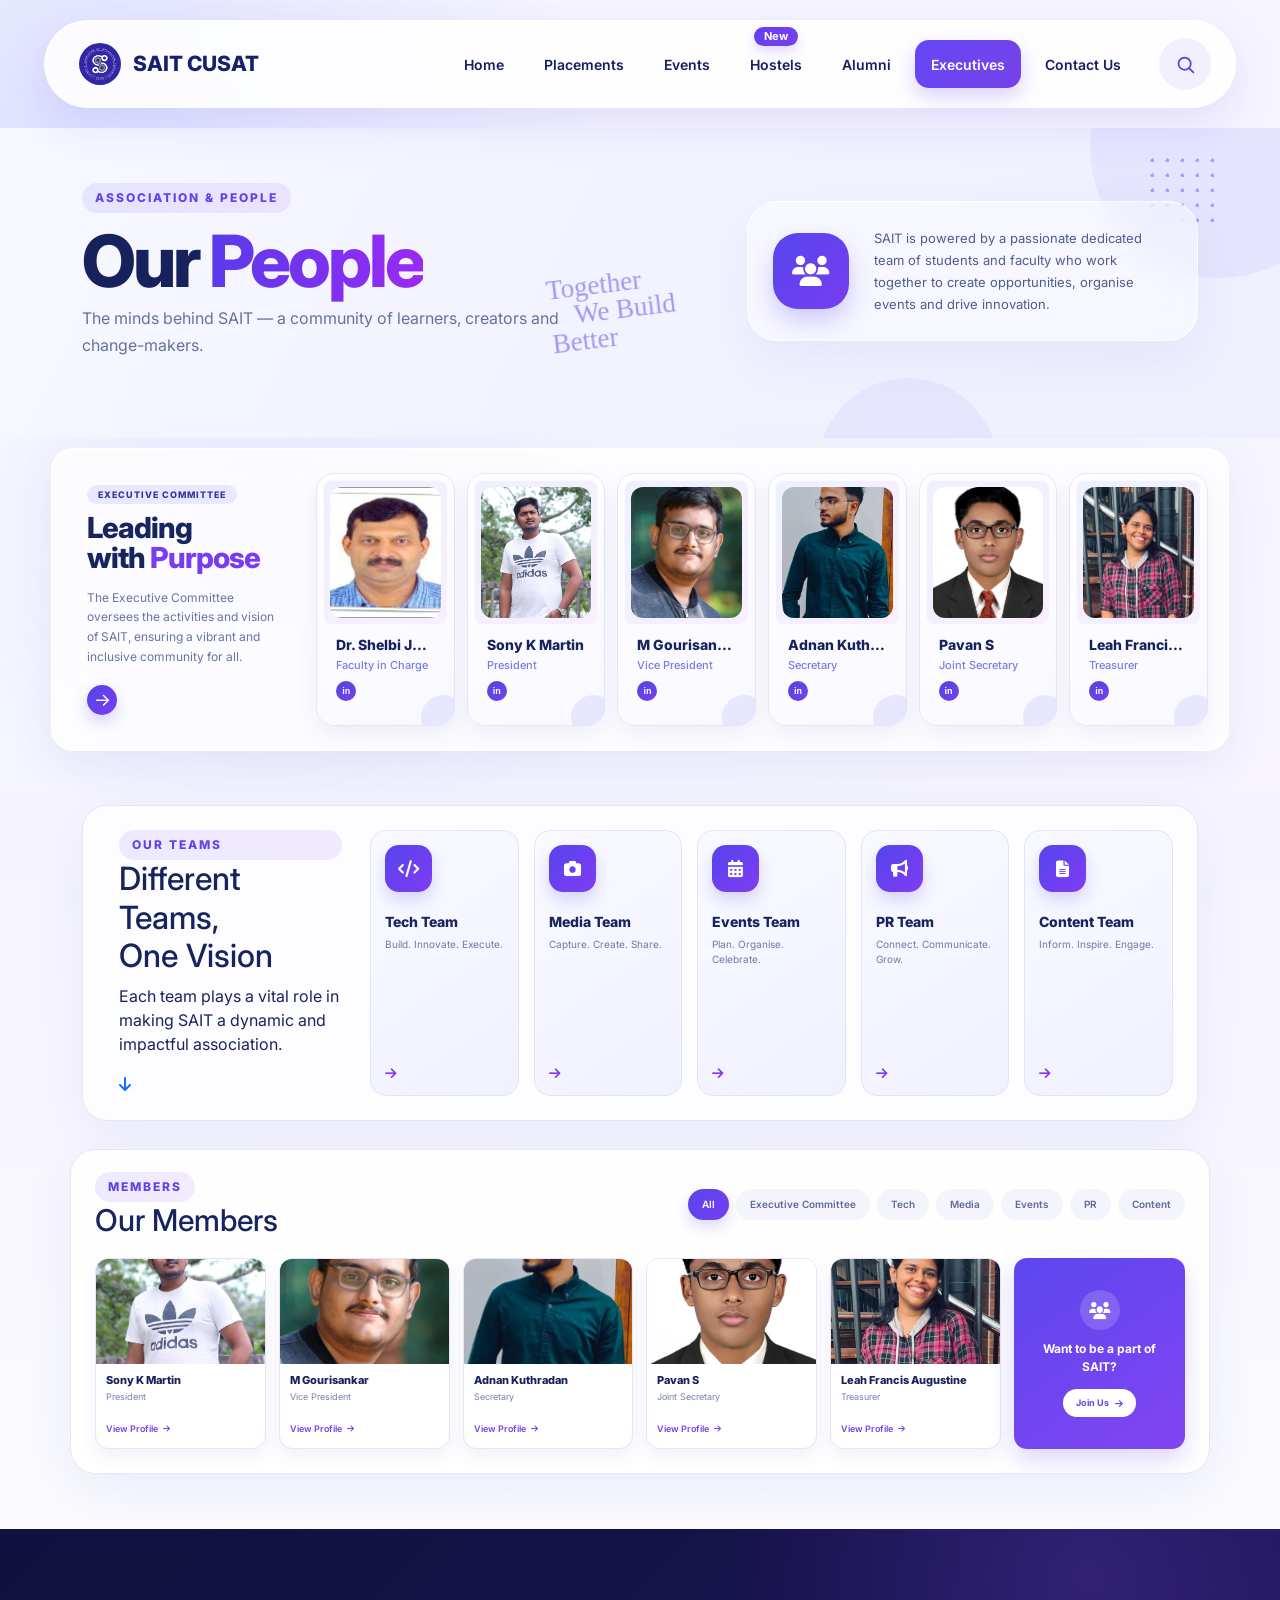
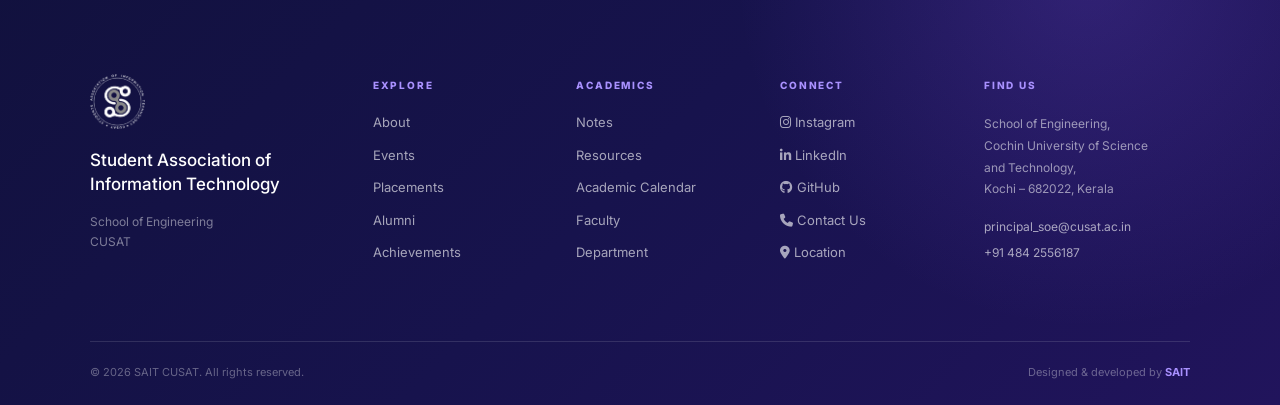
<file: executives.html>
<!DOCTYPE html>
<html lang="en">

<head>
    <meta charset="UTF-8">
    <meta name="viewport" content="width=device-width, initial-scale=1.0">

    <title>SAIT CUSAT | Executives</title>

    <!-- Bootstrap -->
    <link
        href="https://cdn.jsdelivr.net/npm/bootstrap@5.3.3/dist/css/bootstrap.min.css"
        rel="stylesheet"
    >

    <!-- Google Fonts -->
    <link rel="preconnect" href="https://fonts.googleapis.com">
    <link rel="preconnect" href="https://fonts.gstatic.com" crossorigin>

    <link
        href="https://fonts.googleapis.com/css2?family=Inter:wght@400;500;600;700;800&display=swap"
        rel="stylesheet"
    >

    <!-- Font Awesome -->
    <link
        rel="stylesheet"
        href="https://cdnjs.cloudflare.com/ajax/libs/font-awesome/6.5.2/css/all.min.css"
    >

    <!-- Existing site CSS -->
    <link rel="stylesheet" href="style.css">

    <!-- Executive page CSS -->
    <link rel="stylesheet" href="executives.css">
</head>


<body>

<!-- =========================================================
     NAVBAR
========================================================= -->
<!-- ================= MODERN NAVBAR ================= -->

<nav class="sait-navbar">

    <div class="sait-nav-inner">

       <!-- LOGO -->
        <a href="#home" class="brand">
            <div class="brand-logo">
                <img src="./logo-removebg-preview.png" alt="SAIT Logo">
            </div>

            <span>SAIT CUSAT</span>
        </a>


        <!-- DESKTOP NAVIGATION -->
        <div class="sait-nav-links">

            <a href="index.html" class="sait-nav-link">
                Home
            </a>

            <a href="index.html#placements" class="sait-nav-link">
                Placements
            </a>

            <a href="index.html#events" class="sait-nav-link">
                Events
            </a>

            <!-- HOSTELS -->
            <a href="index.html#hostels" class="sait-nav-link sait-hostel">
                <span class="new-badge">New</span>
                Hostels
            </a>

            <a href="index.html#alumni" class="sait-nav-link">
                Alumni
            </a>

            <!-- ACTIVE -->
            <a href="executives.html" class="sait-nav-link active">
                Executives
            </a>

            <a href="index.html#contact" class="sait-nav-link">
                Contact Us
            </a>

        </div>


        <!-- SEARCH -->
        <div class="sait-search-wrapper">

            <button
                class="sait-search-btn"
                id="searchToggle"
                aria-label="Open search"
                type="button"
            >
                <svg
                    width="21"
                    height="21"
                    viewBox="0 0 24 24"
                    fill="none"
                    stroke="currentColor"
                    stroke-width="2"
                    stroke-linecap="round"
                    stroke-linejoin="round"
                >
                    <circle cx="11" cy="11" r="7"></circle>
                    <line x1="16.65" y1="16.65" x2="21" y2="21"></line>
                </svg>
            </button>

            <div class="sait-search-box" id="searchBox">

                <input
                    type="text"
                    id="siteSearch"
                    placeholder="Search..."
                >

                <button
                    type="button"
                    id="searchGo"
                    aria-label="Search"
                >
                    →
                </button>

            </div>

        </div>


        <!-- MOBILE MENU BUTTON -->
        <button
            class="sait-menu-btn"
            id="saitMenuBtn"
            type="button"
            aria-label="Open menu"
        >
            <span></span>
            <span></span>
            <span></span>
        </button>

    </div>


    <!-- MOBILE NAVIGATION -->

    <div class="sait-mobile-menu" id="saitMobileMenu">

        <a href="index.html">Home</a>

        <a href="index.html#placements">
            Placements
        </a>

        <a href="index.html#events">
            Events
        </a>

        <a href="index.html#hostels">
            Hostels
            <span>New</span>
        </a>

        <a href="index.html#alumni">
            Alumni
        </a>

        <a href="executives.html" class="mobile-active">
            Executives
        </a>

        <a href="index.html#contact">
            Contact Us
        </a>

    </div>

</nav>


<!-- =========================================================
     MAIN
========================================================= -->

<main class="executive-page">


<!-- =========================================================
     HERO
========================================================= -->

<section class="executive-hero">

    <!-- Decorative shapes -->
    <div class="hero-shape hero-shape-one"></div>
    <div class="hero-shape hero-shape-two"></div>

    <div class="hero-dots"></div>


    <div class="container hero-container">

        <div class="row align-items-center">

            <!-- LEFT -->
            <div class="col-lg-7">

                <span class="section-label">
                    ASSOCIATION & PEOPLE
                </span>

                <h1>
                    Our
                    <span>People</span>
                </h1>

                <p class="hero-description">
                    The minds behind SAIT — a community of learners,
                    creators and change-makers.
                </p>

            </div>


            <!-- RIGHT -->
            <div class="col-lg-5">

                <div class="hero-message">

                    <div class="hero-people-icon">
                        <i class="fa-solid fa-users"></i>
                    </div>

                    <p>
                        SAIT is powered by a passionate dedicated team
                        of students and faculty who work together to
                        create opportunities, organise events and drive
                        innovation.
                    </p>

                </div>

            </div>

        </div>


        <!-- Decorative handwritten style text -->
        <div class="hero-handwriting">
            Together<br>
            <span>We Build</span><br>
            Better
        </div>

    </div>

</section>



<!-- =========================================================
     EXECUTIVE COMMITTEE
========================================================= -->
<!-- ================= EXECUTIVE COMMITTEE ================= -->

<section class="executive-section" id="executive-team">

    <div class="executive-wrapper">

        <!-- LEFT INTRO -->
        <div class="executive-intro">

            <span class="executive-label">
                EXECUTIVE COMMITTEE
            </span>

            <h2>
                Leading<br>
                with <span>Purpose</span>
            </h2>

            <p>
                The Executive Committee oversees the activities
                and vision of SAIT, ensuring a vibrant and
                inclusive community for all.
            </p>

            <a href="#members" class="executive-arrow">
                →
            </a>

        </div>


        <!-- PEOPLE -->
        <div class="executive-people">

            <!-- CARD 01 -->
            <div class="executive-card">

                <div class="executive-image">
                    <img src="./shelbi.png" alt="Dr. Shelbi Joseph">
                </div>

                <div class="executive-info">

                    <h3>Dr. Shelbi Joseph</h3>

                    <p>Faculty in Charge</p>

                    <a href="#" class="linkedin-btn">
                        in
                    </a>

                </div>

                <div class="card-decoration"></div>

            </div>


            <!-- CARD 02 -->
            <div class="executive-card">

                <div class="executive-image">
                    <img src="./sony.png" alt="Sony K Martin">
                </div>

                <div class="executive-info">

                    <h3>Sony K Martin</h3>

                    <p>President</p>

                    <a href="#" class="linkedin-btn">
                        in
                    </a>

                </div>

                <div class="card-decoration"></div>

            </div>


            <!-- CARD 03 -->
            <div class="executive-card">

                <div class="executive-image">
                    <img src="./m.png" alt="M Gourisankar">
                </div>

                <div class="executive-info">

                    <h3>M Gourisankar</h3>

                    <p>Vice President</p>

                    <a href="#" class="linkedin-btn">
                        in
                    </a>

                </div>

                <div class="card-decoration"></div>

            </div>


            <!-- CARD 04 -->
            <div class="executive-card">

                <div class="executive-image">
                    <img src="./adnan.png" alt="Adnan Kuthradan">
                </div>

                <div class="executive-info">

                    <h3>Adnan Kuthradan</h3>

                    <p>Secretary</p>

                    <a href="#" class="linkedin-btn">
                        in
                    </a>

                </div>

                <div class="card-decoration"></div>

            </div>


            <!-- CARD 05 -->
            <div class="executive-card">

                <div class="executive-image">
                    <img src="./pavan.jpg" alt="Pavan S">
                </div>

                <div class="executive-info">

                    <h3>Pavan S</h3>

                    <p>Joint Secretary</p>

                    <a href="#" class="linkedin-btn">
                        in
                    </a>

                </div>

                <div class="card-decoration"></div>

            </div>


            <!-- CARD 06 -->
            <div class="executive-card">

                <div class="executive-image">
                    <img src="./leah.png" alt="Leah Francis Augustine">
                </div>

                <div class="executive-info">

                    <h3>Leah Francis Augustine</h3>

                    <p>Treasurer</p>

                    <a href="#" class="linkedin-btn">
                        in
                    </a>

                </div>

                <div class="card-decoration"></div>

            </div>

        </div>

    </div>

</section>
 



<!-- =========================================================
     TEAMS
========================================================= -->

<section class="teams-section">

    <div class="container">

        <div class="teams-wrapper">


            <!-- INTRO -->
            <div class="teams-intro">

                <span class="mini-label">
                    OUR TEAMS
                </span>

                <h2>
                    Different Teams,<br>
                    <span>One Vision</span>
                </h2>

                <p>
                    Each team plays a vital role in making SAIT
                    a dynamic and impactful association.
                </p>

                <a href="#members" class="round-arrow">
                    <i class="fa-solid fa-arrow-down"></i>
                </a>

            </div>



            <!-- TEAM CARDS -->
            <div class="teams-grid">


                <article class="team-card">

                    <div class="team-icon">
                        <i class="fa-solid fa-code"></i>
                    </div>

                    <h3>
                        Tech Team
                    </h3>

                    <p>
                        Build. Innovate. Execute.
                    </p>

                    <span class="team-arrow">
                        <i class="fa-solid fa-arrow-right"></i>
                    </span>

                </article>



                <article class="team-card">

                    <div class="team-icon">
                        <i class="fa-solid fa-camera"></i>
                    </div>

                    <h3>
                        Media Team
                    </h3>

                    <p>
                        Capture. Create. Share.
                    </p>

                    <span class="team-arrow">
                        <i class="fa-solid fa-arrow-right"></i>
                    </span>

                </article>



                <article class="team-card">

                    <div class="team-icon">
                        <i class="fa-solid fa-calendar-days"></i>
                    </div>

                    <h3>
                        Events Team
                    </h3>

                    <p>
                        Plan. Organise. Celebrate.
                    </p>

                    <span class="team-arrow">
                        <i class="fa-solid fa-arrow-right"></i>
                    </span>

                </article>



                <article class="team-card">

                    <div class="team-icon">
                        <i class="fa-solid fa-bullhorn"></i>
                    </div>

                    <h3>
                        PR Team
                    </h3>

                    <p>
                        Connect. Communicate. Grow.
                    </p>

                    <span class="team-arrow">
                        <i class="fa-solid fa-arrow-right"></i>
                    </span>

                </article>



                <article class="team-card">

                    <div class="team-icon">
                        <i class="fa-solid fa-file-lines"></i>
                    </div>

                    <h3>
                        Content Team
                    </h3>

                    <p>
                        Inform. Inspire. Engage.
                    </p>

                    <span class="team-arrow">
                        <i class="fa-solid fa-arrow-right"></i>
                    </span>

                </article>

            </div>

        </div>

    </div>

</section>



<!-- =========================================================
     MEMBERS
========================================================= -->

<section class="members-section" id="members">

    <div class="container">

        <div class="members-header">

            <div>

                <span class="mini-label">
                    MEMBERS
                </span>

                <h2>
                    Our <span>Members</span>
                </h2>

            </div>


            <!-- FILTERS -->
            <div class="member-filters">

                <button class="filter-btn active">
                    All
                </button>

                <button class="filter-btn">
                    Executive Committee
                </button>

                <button class="filter-btn">
                    Tech
                </button>

                <button class="filter-btn">
                    Media
                </button>

                <button class="filter-btn">
                    Events
                </button>

                <button class="filter-btn">
                    PR
                </button>

                <button class="filter-btn">
                    Content
                </button>

            </div>

        </div>



        <!-- MEMBER CARDS -->
        <div class="members-grid">


            <!-- Sony -->
            <article class="member-card">

                <img src="sony.png" alt="Sony K Martin">

                <div class="member-info">

                    <h3>Sony K Martin</h3>

                    <p>President</p>

                    <a href="#">
                        View Profile
                        <i class="fa-solid fa-arrow-right"></i>
                    </a>

                </div>

            </article>



            <!-- Gourisankar -->
            <article class="member-card">

                <img src="m.png" alt="M Gourisankar">

                <div class="member-info">

                    <h3>M Gourisankar</h3>

                    <p>Vice President</p>

                    <a href="#">
                        View Profile
                        <i class="fa-solid fa-arrow-right"></i>
                    </a>

                </div>

            </article>



            <!-- Adnan -->
            <article class="member-card">

                <img src="adnan.png" alt="Adnan Kuthradan">

                <div class="member-info">

                    <h3>Adnan Kuthradan</h3>

                    <p>Secretary</p>

                    <a href="#">
                        View Profile
                        <i class="fa-solid fa-arrow-right"></i>
                    </a>

                </div>

            </article>



            <!-- Pavan -->
            <article class="member-card">

                <img src="pavan.jpg" alt="Pavan S">

                <div class="member-info">

                    <h3>Pavan S</h3>

                    <p>Joint Secretary</p>

                    <a href="#">
                        View Profile
                        <i class="fa-solid fa-arrow-right"></i>
                    </a>

                </div>

            </article>



            <!-- Leah -->
            <article class="member-card">

                <img src="leah.png" alt="Leah Francis Augustine">

                <div class="member-info">

                    <h3>Leah Francis Augustine</h3>

                    <p>Treasurer</p>

                    <a href="#">
                        View Profile
                        <i class="fa-solid fa-arrow-right"></i>
                    </a>

                </div>

            </article>



            <!-- Join card -->
            <article class="join-card">

                <div class="join-icon">
                    <i class="fa-solid fa-users"></i>
                </div>

                <h3>
                    Want to be a part
                    of SAIT?
                </h3>

                <a href="#">
                    Join Us
                    <i class="fa-solid fa-arrow-right"></i>
                </a>

            </article>

        </div>

    </div>

</section>

</main>



<!-- =========================================================
     FOOTER
========================================================= -->

<footer class="site-footer">

    <div class="footer-content">


        <!-- BRAND -->
        <div class="footer-brand">

            <div class="footer-logo">

                <img
                    src="logo-removebg-preview.png"
                    alt="SAIT Logo"
                >

            </div>

            <h3>
                Student Association of<br>
                Information Technology
            </h3>

            <p>
                School of Engineering<br>
                CUSAT
            </p>

        </div>



        <!-- EXPLORE -->
        <div class="footer-column">

            <h4>EXPLORE</h4>

            <a href="index.html#about">
                About
            </a>

            <a href="index.html#events">
                Events
            </a>

            <a href="index.html#placements">
                Placements
            </a>

            <a href="index.html#alumni">
                Alumni
            </a>

            <a href="#">
                Achievements
            </a>

        </div>



        <!-- ACADEMICS -->
        <div class="footer-column">

            <h4>ACADEMICS</h4>

            <a href="#">Notes</a>

            <a href="#">Resources</a>

            <a href="#">Academic Calendar</a>

            <a href="#">Faculty</a>

            <a href="#">Department</a>

        </div>



        <!-- CONNECT -->
        <div class="footer-column">

            <h4>CONNECT</h4>

            <a
                href="https://www.instagram.com/saitcusat"
                target="_blank"
            >
                <i class="fa-brands fa-instagram"></i>
                Instagram
            </a>

            <a
                href="https://www.linkedin.com/in/students-association-of-information-technology-sait"
                target="_blank"
            >
                <i class="fa-brands fa-linkedin-in"></i>
                LinkedIn
            </a>

            <a
                href="https://github.com/shahmas01/SAIT"
                target="_blank"
            >
                <i class="fa-brands fa-github"></i>
                GitHub
            </a>

            <a href="#">
                <i class="fa-solid fa-phone"></i>
                Contact Us
            </a>

            <a href="#">
                <i class="fa-solid fa-location-dot"></i>
                Location
            </a>

        </div>



        <!-- FIND US -->
        <div
            id="contact"
            class="footer-column footer-contact"
        >

            <h4>FIND US</h4>

            <p>
                School of Engineering,<br>
                Cochin University of Science<br>
                and Technology,<br>
                Kochi – 682022, Kerala
            </p>

            <a href="mailto:principal_soe@cusat.ac.in">
                principal_soe@cusat.ac.in
            </a>

            <a href="tel:+914842556187">
                +91 484 2556187
            </a>

        </div>

    </div>



    <!-- FOOTER BOTTOM -->
    <div class="footer-bottom">

        <p>
            © 2026 SAIT CUSAT. All rights reserved.
        </p>

        <p>
            Designed & developed by
            <strong>SAIT</strong>
        </p>

    </div>

</footer>



<!-- Bootstrap JS -->
<script
    src="https://cdn.jsdelivr.net/npm/bootstrap@5.3.3/dist/js/bootstrap.bundle.min.js">
</script>


<!-- Existing JS -->
<script src="script.js"></script>


<!-- Filter JS -->
<script>

    const filterButtons =
        document.querySelectorAll(".filter-btn");

    filterButtons.forEach(button => {

        button.addEventListener("click", () => {

            filterButtons.forEach(btn => {
                btn.classList.remove("active");
            });

            button.classList.add("active");

        });

    });

</script>

</body>
</html>
</file>
<file: style.css>
/* =========================================
   GLOBAL
========================================= */

* {
    box-sizing: border-box;
}

body {
    margin: 0;
    font-family: "Inter", sans-serif;

    background:
        radial-gradient(
            circle at 5% 10%,
            rgba(103, 127, 255, 0.18),
            transparent 25%
        ),
        radial-gradient(
            circle at 95% 90%,
            rgba(170, 95, 255, 0.15),
            transparent 25%
        ),
        #f6f5ff;

    color: #22256e;
}


/* =========================================
   HERO
========================================= */

.hero-card {

    position: relative;

    min-height: 665px;

    overflow: hidden;

    border-radius: 34px;

    background:
        linear-gradient(
            145deg,
            #272b8f,
            #3a3bd0 45%,
            #6846ed 75%,
            #8149e7
        );

    box-shadow:
        0 25px 60px rgba(63, 55, 190, 0.22);
}


/* =========================================
   HERO CONTENT
========================================= */

.hero-content {

    position: relative;

    z-index: 5;

    padding: 65px 70px;
}

.hero-small-title {

    margin-bottom: 20px;

    color: #dcdcff;

    font-size: 16px;

    letter-spacing: 8px;

    font-weight: 500;
}


.hero-content h1 {

    margin: 0;

    color: white;

    font-size: clamp(
        45px,
        5vw,
        70px
    );

    line-height: 1.05;

    font-weight: 800;

    letter-spacing: -2px;
}


.gradient-line {

    width: 90px;
    height: 5px;

    margin-top: 28px;

    border-radius: 10px;

    background:
        linear-gradient(
            90deg,
            #9fd9ff,
            #c47aff
        );
}


.hero-subtitle {

    margin-top: 18px;

    color: #dedbff;

    letter-spacing: 8px;

    font-size: 16px;
}


/* =========================================
   BIG SAIT
========================================= */

.big-sait {

    position: absolute;

    left: 25px;
    bottom: -80px;

    z-index: 3;

    font-size: 310px;

    line-height: 1;

    font-weight: 900;

    letter-spacing: -25px;

    color: transparent;

    -webkit-text-stroke:
        2px rgba(255,255,255,0.75);

    background:
        linear-gradient(
            135deg,
            rgba(255,255,255,0.5),
            rgba(150,190,255,0.1),
            rgba(255,255,255,0.5)
        );

    -webkit-background-clip: text;
}


/* =========================================
   HERO DECORATIONS
========================================= */

.hero-glow {

    position: absolute;

    border-radius: 50%;
}

.glow-one {

    width: 280px;
    height: 280px;

    right: -80px;
    top: -100px;

    background:
        radial-gradient(
            circle,
            rgba(191,119,255,0.8),
            transparent 70%
        );
}

.glow-two {

    width: 400px;
    height: 400px;

    left: -130px;
    bottom: -220px;

    background:
        radial-gradient(
            circle,
            rgba(74,167,255,0.55),
            transparent 70%
        );
}


/* DOTS */

.dot-pattern {

    position: absolute;

    top: 150px;
    right: 60px;

    width: 70px;
    height: 70px;

    opacity: 0.7;

    background-image:
        radial-gradient(
            #c8bcff 2px,
            transparent 2px
        );

    background-size: 14px 14px;
}


/* =========================================
   RIGHT COLUMN
========================================= */

.right-column {

    display: flex;

    flex-direction: column;

    gap: 30px;
}


/* =========================================
   ABOUT CARD
========================================= */

.about-card {

    position: relative;

    min-height: 355px;

    overflow: hidden;

    padding: 38px 40px;

    border-radius: 30px;

    background:
        rgba(255,255,255,0.78);

    border:
        1px solid rgba(255,255,255,0.9);

    box-shadow:
        0 20px 50px rgba(70,65,170,0.12);

    backdrop-filter: blur(20px);
}


.about-card h2 {

    display: flex;

    align-items: center;

    gap: 15px;

    margin-bottom: 18px;

    color: #29258a;

    font-size: 27px;

    font-weight: 800;
}


.about-card h2 span {

    width: 5px;
    height: 30px;

    border-radius: 10px;

    background:
        linear-gradient(
            180deg,
            #4b55ff,
            #9a4dff
        );
}


.about-card p {

    color: #30316d;

    font-size: 13.5px;

    line-height: 1.65;

    margin-bottom: 12px;
}


/* =========================================
   EXPLORE BUTTON
========================================= */

.explore-btn {

    display: flex;

    align-items: center;

    gap: 18px;

    margin-top: 18px;

    padding: 12px 22px;

    border: none;

    border-radius: 30px;

    color: white;

    font-size: 12px;

    font-weight: 700;

    letter-spacing: 1px;

    background:
        linear-gradient(
            135deg,
            #4050ff,
            #8848ed
        );

    box-shadow:
        0 10px 25px rgba(76,68,238,0.3);

    transition: 0.3s ease;
}

.explore-btn:hover {

    transform: translateY(-3px);

    box-shadow:
        0 15px 30px rgba(76,68,238,0.4);
}

.explore-btn span {

    font-size: 20px;

    line-height: 0;
}


/* =========================================
   ABOUT DECORATIONS
========================================= */

.about-decoration {

    position: absolute;

    width: 150px;
    height: 150px;

    right: -65px;
    top: -65px;

    border-radius: 50%;

    background:
        linear-gradient(
            135deg,
            rgba(139,101,255,0.25),
            rgba(82,169,255,0.15)
        );
}


.about-dots {

    position: absolute;

    right: 30px;
    bottom: 25px;

    width: 60px;
    height: 60px;

    background-image:
        radial-gradient(
            #a28bff 2px,
            transparent 2px
        );

    background-size: 12px 12px;
}


/* =========================================
   LOGO CARD
========================================= */

.logo-card {

    position: relative;

    height: 280px;

    overflow: hidden;

    display: flex;

    justify-content: center;

    align-items: center;

    border-radius: 30px;

    background:
        linear-gradient(
            135deg,
            #292b91,
            #493bd2 45%,
            #7d48e8
        );

    box-shadow:
        0 20px 50px rgba(65,54,190,0.2);
}


/* ACTUAL SAIT LOGO */

.main-logo {

    position: relative;

    z-index: 5;

    width: 220px;
    height: 220px;

    object-fit: contain;

    filter:
        drop-shadow(
            0 0 18px
            rgba(255,255,255,0.3)
        );
}


/* CIRCLES */

.circle-decoration {

    position: absolute;

    border-radius: 50%;

    border: 1px solid rgba(255,255,255,0.15);
}


.circle-one {

    width: 320px;
    height: 320px;

    left: -150px;
    bottom: -190px;

    background:
        radial-gradient(
            circle,
            rgba(90,185,255,0.35),
            transparent 65%
        );
}


.circle-two {

    width: 250px;
    height: 250px;

    right: -100px;
    top: -150px;

    background:
        radial-gradient(
            circle,
            rgba(201,123,255,0.4),
            transparent 65%
        );
}


/* =========================================
   RESPONSIVE
========================================= */

@media (max-width: 991px) {

    .navbar {
        padding: 15px;
    }

    .nav-link {
        padding: 10px !important;
    }

    .hostel-item {
        width: fit-content;
    }

    .hero-card {
        min-height: 580px;
    }

    .right-column {
        margin-top: 0;
    }

}


@media (max-width: 576px) {

    .navbar-brand {
        font-size: 19px;
    }

    .nav-logo {
        width: 38px;
        height: 38px;
    }

    .hero-card {
        min-height: 480px;

        border-radius: 24px;
    }

    .hero-content {
        padding: 40px 30px;
    }

    .hero-small-title {
        font-size: 10px;
        letter-spacing: 4px;
    }

    .hero-content h1 {
        font-size: 36px;
    }

    .hero-subtitle {
        font-size: 12px;
        letter-spacing: 5px;
    }

    .big-sait {
        font-size: 165px;

        left: 10px;

        bottom: -35px;
    }

    .about-card {
        padding: 28px;
    }

    .about-card h2 {
        font-size: 23px;
    }

    .about-card p {
        font-size: 13px;
    }

    .logo-card {
        height: 250px;
    }

    .main-logo {
        width: 190px;
        height: 190px;
    }

}


 

/* =========================================
   UPCOMING EVENTS
========================================= */

.events-section {
    width: 100%;
    padding: 80px 5%;
    background: #f7f6ff;
    overflow: visible;
}

.events-container {
    width: 100%;
    max-width: 1500px;
    margin: 0 auto;
}


/* =========================================
   HEADER
========================================= */

.events-heading {
    display: flex;
    justify-content: space-between;
    align-items: flex-end;
    margin-bottom: 35px;
}

.events-heading span {
    color: #7257ff;
    font-size: 15px;
    font-weight: 700;
    letter-spacing: 1.5px;
}

.events-heading h2 {
    margin: 5px 0 0;
    font-size: 48px;
    line-height: 1;
    color: #10144c;
    font-weight: 800;
}

.events-heading h2 b {
    color: #9b4dff;
}


/* =========================================
   VIEW ALL BUTTON
========================================= */

.view-all-btn {
    border: 1.5px solid #8c7aff;
    background: transparent;
    color: #25205f;
    padding: 12px 22px;
    border-radius: 30px;
    font-weight: 700;
    font-size: 15px;
    cursor: pointer;
    transition: all 0.3s ease;
}

.view-all-btn span {
    color: #b6b2b2;
    margin-left: 8px;
}

.view-all-btn:hover {
    background: #7257ff;
    color: white;
    transform: translateY(-2px);
}


/* =========================================
   EVENTS GRID
========================================= */

.events-grid {
    width: 100%;

    display: grid;
    grid-template-columns: repeat(4, minmax(0, 1fr));

    gap: 30px;

    align-items: stretch;
}


/* =========================================
   EVENT CARD
========================================= */

.event-card {
    position: relative;

    width: 100%;
    height: 500px;

    perspective: 1200px;
    -webkit-perspective: 1200px;

    cursor: pointer;
}


/* =========================================
   CARD INNER
========================================= */

.event-card-inner {
    position: relative;

    width: 100%;
    height: 100%;

    transform-style: preserve-3d;
    -webkit-transform-style: preserve-3d;

    transition:
        transform 0.8s cubic-bezier(0.4, 0.2, 0.2, 1);

    will-change: transform;
}


/* =========================================
   CARD FLIP
   RIGHT → LEFT
========================================= */

.event-card:hover .event-card-inner {
    transform: rotateY(-180deg);
    -webkit-transform: rotateY(-180deg);
}


/* =========================================
   FRONT + BACK
========================================= */

.event-card-front,
.event-card-back {
    position: absolute;

    top: 0;
    left: 0;

    width: 100%;
    height: 100%;

    border-radius: 24px;

    overflow: hidden;

    backface-visibility: hidden;
    -webkit-backface-visibility: hidden;
}


/* =========================================
   FRONT
========================================= */

.event-card-front {
    z-index: 2;

    background: #ffffff;

    border: 1px solid #e5e1ff;

    box-shadow:
        0 15px 35px rgba(63, 52, 160, 0.12);

    transform: rotateY(0deg);
    -webkit-transform: rotateY(0deg);
}


/* =========================================
   EVENT IMAGE
========================================= */

.event-image {
    position: relative;

    width: 100%;
    height: 250px;

    overflow: hidden;
}

.event-image img {
    display: block;

    width: 100%;
    height: 100%;

    object-fit: cover;

    transition: transform 0.5s ease;
}

.event-card:hover .event-image img {
    transform: scale(1.05);
}


/* =========================================
   DATE
========================================= */

.event-date {
    position: absolute;

    top: 15px;
    right: 15px;

    width: 58px;
    height: 58px;

    border-radius: 16px;

    background: linear-gradient(
        135deg,
        #765cff,
        #a64dff
    );

    color: white;

    display: flex;
    flex-direction: column;

    align-items: center;
    justify-content: center;

    box-shadow:
        0 8px 20px rgba(93, 65, 230, 0.3);

    z-index: 3;
}

.event-date strong {
    font-size: 20px;
    line-height: 20px;
}

.event-date small {
    font-size: 11px;
    font-weight: 700;
}


/* =========================================
   FRONT CONTENT
========================================= */

.event-front-content {
    height: 250px;

    padding: 25px 24px 18px;

    display: flex;
    flex-direction: column;
}

.event-category {
    color: #7655ff;

    font-size: 12px;
    font-weight: 800;

    letter-spacing: 1px;
}

.event-front-content h3 {
    color: #10144c;

    font-size: 22px;
    line-height: 1.2;

    margin: 8px 0 10px;

    font-weight: 800;
}

.event-front-content p {
    color: #5b5c80;

    font-size: 14px;
    line-height: 1.55;

    margin: 0;
}


/* =========================================
   FRONT BOTTOM
========================================= */

.event-bottom {
    margin-top: auto;

    display: flex;
    align-items: center;
    justify-content: space-between;
}

.event-bottom span {
    height: 1px;

    flex: 1;

    background: #d8d1ff;

    margin-right: 15px;
}

.event-number {
    width: 42px;
    height: 42px;

    border-radius: 50%;

    display: flex;
    align-items: center;
    justify-content: center;

    background: #f0edff;

    color: #795cff;

    font-weight: 800;
}


/* =========================================
   BACK
========================================= */

.event-card-back {
    z-index: 1;

    transform: rotateY(180deg);
    -webkit-transform: rotateY(180deg);

    padding: 30px 28px;

    color: white;

    background:
        radial-gradient(
            circle at 90% 90%,
            rgba(143, 67, 255, 0.8),
            transparent 35%
        ),
        linear-gradient(
            135deg,
            #272583,
            #4535ca,
            #7039dd
        );

    display: flex;
    flex-direction: column;
}


/* =========================================
   BACK NUMBER
========================================= */

.back-number {
    position: absolute;

    top: 12px;
    right: 20px;

    font-size: 65px;
    font-weight: 900;

    color: rgba(255, 255, 255, 0.12);

    pointer-events: none;
}


/* =========================================
   BACK TEXT
========================================= */

.back-category {
    font-size: 12px;
    font-weight: 700;

    letter-spacing: 1.5px;

    color: #d8ceff;

    margin-bottom: 8px;
}

.event-card-back h3 {
    font-size: 24px;
    line-height: 1.2;

    margin: 0 50px 12px 0;

    font-weight: 800;
}

.back-description {
    color: #e5e3ff;

    font-size: 13px;
    line-height: 1.5;

    margin: 0 0 18px;
}


/* =========================================
   DETAILS
========================================= */

.event-details {
    display: flex;
    flex-direction: column;

    gap: 11px;
}

.detail {
    display: flex;
    align-items: center;

    gap: 12px;
}

.detail i {
    width: 30px;
    height: 30px;

    flex-shrink: 0;

    border-radius: 8px;

    background: rgba(255, 255, 255, 0.13);

    display: flex;
    align-items: center;
    justify-content: center;

    font-style: normal;
}

.detail div {
    display: flex;
    flex-direction: column;
}

.detail small {
    font-size: 9px;

    letter-spacing: 1px;

    color: #c8c1ff;

    font-weight: 700;
}

.detail span {
    font-size: 12px;

    color: white;
}


/* =========================================
   REGISTER BUTTON
========================================= */

.register-btn {
    margin-top: auto;

    width: 100%;

    border: none;

    border-radius: 30px;

    padding: 13px;

    background:
        linear-gradient(
            90deg,
            #a34cff,
            #3d9eff
        );

    color: white;

    font-size: 14px;
    font-weight: 800;

    cursor: pointer;

    transition: all 0.3s ease;
}

.register-btn span {
    margin-left: 8px;
}

.register-btn:hover {
    transform: translateY(-2px);

    box-shadow:
        0 8px 20px rgba(74, 108, 255, 0.35);
}


/* =========================================
   RESPONSIVE
========================================= */

@media (max-width: 1200px) {

    .events-grid {
        grid-template-columns: repeat(2, minmax(0, 1fr));
    }

}


@media (max-width: 650px) {

    .events-section {
        padding: 60px 20px;
    }

    .events-heading {
        align-items: flex-start;

        flex-direction: column;

        gap: 20px;
    }

    .events-heading h2 {
        font-size: 38px;
    }

    .events-grid {
        grid-template-columns: 1fr;
    }

    .event-card {
        height: 500px;
    }

}
/* =====================================================
   PLACEMENTS & RECRUITERS
===================================================== */

.placement-section {
  position: relative;
  padding: 110px 7%;
  overflow: hidden;
  background:
    radial-gradient(
      circle at 85% 20%,
      rgba(120, 76, 220, 0.35),
      transparent 30%
    ),
    radial-gradient(
      circle at 15% 80%,
      rgba(50, 80, 220, 0.25),
      transparent 30%
    ),
    linear-gradient(
      135deg,
      #11144f,
      #19145c,
      #2a176d
    );
}


/* Decorative glow */

.placement-section::before {
  content: "";
  position: absolute;
  width: 450px;
  height: 450px;
  border-radius: 50%;
  background: rgba(143, 92, 255, 0.15);
  filter: blur(80px);
  top: -200px;
  right: -150px;
}

.placement-section::after {
  content: "";
  position: absolute;
  width: 350px;
  height: 350px;
  border-radius: 50%;
  background: rgba(72, 107, 255, 0.12);
  filter: blur(80px);
  bottom: -150px;
  left: -100px;
}


/* Main container */

.placement-container {
  position: relative;
  z-index: 2;

  max-width: 1400px;
  margin: auto;

  display: grid;
  grid-template-columns: 0.85fr 1.15fr;
  gap: 80px;
  align-items: center;
}


/* =====================================================
   LEFT SIDE
===================================================== */

.placement-info {
  color: white;
}

.placement-tag {
  display: inline-block;

  padding: 8px 16px;

  border: 1px solid rgba(255,255,255,0.3);
  border-radius: 30px;

  font-size: 12px;
  font-weight: 700;

  letter-spacing: 2px;

  color: #d8c8ff;

  margin-bottom: 25px;
}


.placement-info h2 {
  margin: 0;

  font-size: clamp(42px, 5vw, 72px);

  line-height: 1.02;

  font-weight: 800;

  letter-spacing: -2px;
}


.placement-info h2 span {
  background: linear-gradient(
    90deg,
    #bda1ff,
    #e3c9ff
  );

  -webkit-background-clip: text;
  -webkit-text-fill-color: transparent;
}


.placement-info > p {
  max-width: 540px;

  margin: 28px 0;

  color: rgba(255,255,255,0.7);

  font-size: 16px;

  line-height: 1.8;
}


/* =====================================================
   PLACEMENT STATS
===================================================== */

.placement-stats {
  display: flex;

  gap: 35px;

  margin: 35px 0;
}


.placement-stat {
  position: relative;
}


.placement-stat:not(:last-child)::after {
  content: "";

  position: absolute;

  right: -18px;
  top: 5px;

  width: 1px;
  height: 55px;

  background: rgba(255,255,255,0.2);
}


.placement-stat h3 {
  margin: 0;

  font-size: 32px;

  color: white;

  font-weight: 800;
}


.placement-stat p {
  margin: 4px 0 0;

  color: rgba(255,255,255,0.55);

  font-size: 12px;
}


/* Button */

.placement-btn {
  display: inline-flex;

  align-items: center;
  gap: 12px;

  padding: 14px 22px;

  color: white;

  text-decoration: none;

  border: 1px solid rgba(255,255,255,0.25);

  border-radius: 50px;

  background: rgba(255,255,255,0.08);

  backdrop-filter: blur(10px);

  transition: 0.3s ease;
}


.placement-btn span {
  font-size: 20px;

  transition: 0.3s ease;
}


.placement-btn:hover {
  color: white;

  background: rgba(255,255,255,0.16);

  transform: translateY(-3px);
}


.placement-btn:hover span {
  transform: translate(4px,-4px);
}


/* =====================================================
   RECRUITER SIDE
===================================================== */

.recruiter-area {
  position: relative;
}


.recruiter-heading {
  margin-bottom: 30px;
}


.recruiter-heading span {
  color: #bca6ff;

  font-size: 12px;

  font-weight: 700;

  letter-spacing: 2px;
}
.placement-stat span{
  color: #eeeeee;
}

.recruiter-heading h3 {
  margin: 8px 0 0;

  color: white;

  font-size: 28px;

  font-weight: 700;
}


/* =====================================================
   LOGO WALL
===================================================== */

.recruiter-wall {
  display: grid;

  grid-template-columns: repeat(3, 1fr);

  gap: 14px;
}


/* Logo item */

.recruiter-logo {
  height: 105px;

  display: flex;

  align-items: center;
  justify-content: center;

  padding: 20px;

  border: 1px solid rgba(255,255,255,0.09);

  border-radius: 18px;

  background: rgba(255,255,255,0.055);

  backdrop-filter: blur(15px);

  transition:
    transform 0.35s ease,
    background 0.35s ease,
    border 0.35s ease,
    opacity 0.35s ease;

  opacity: 0.7;
}


/* Logo */

.recruiter-logo img {
  max-width: 120px;

  max-height: 55px;

  object-fit: contain;

  filter:
    grayscale(100%)
    brightness(0)
    invert(1);

  opacity: 0.85;

  transition: 0.35s ease;
}


/* Hover */

.recruiter-logo:hover {
  transform: translateY(-7px) scale(1.04);

  background: rgba(255,255,255,0.14);

  border-color: rgba(190,160,255,0.55);

  opacity: 1;

  box-shadow:
    0 15px 40px rgba(0,0,0,0.2);
}


.recruiter-logo:hover img {
  filter: none;

  opacity: 1;

  transform: scale(1.08);
}


/* Featured logo */

.recruiter-logo.featured {
  background:
    linear-gradient(
      135deg,
      rgba(143,92,255,0.25),
      rgba(255,255,255,0.08)
    );

  border-color: rgba(190,160,255,0.3);

  transform: translateY(-8px);
}


.recruiter-logo.featured img {
  filter: none;

  opacity: 1;
}


/* Bottom text */

.recruiter-note {
  margin-top: 22px;

  text-align: right;

  color: rgba(255,255,255,0.45);

  font-size: 12px;

  font-style: italic;
}


/* =====================================================
   RESPONSIVE
===================================================== */

@media (max-width: 1100px) {

  .placement-container {
    grid-template-columns: 1fr;

    gap: 60px;
  }

  .placement-info {
    text-align: center;
  }

  .placement-info > p {
    margin-left: auto;
    margin-right: auto;
  }

  .placement-stats {
    justify-content: center;
  }

  .recruiter-heading {
    text-align: center;
  }

  .recruiter-note {
    text-align: center;
  }
}


@media (max-width: 650px) {

  .placement-section {
    padding: 75px 20px;
  }

  .placement-info h2 {
    font-size: 42px;
  }

  .placement-stats {
    gap: 20px;
  }

  .placement-stat h3 {
    font-size: 25px;
  }

  .placement-stat:not(:last-child)::after {
    right: -11px;
  }

  .recruiter-wall {
    grid-template-columns: repeat(2, 1fr);
  }

  .recruiter-logo {
    height: 90px;
  }

  .recruiter-logo img {
    max-width: 95px;
  }
}
/* =====================================================
   FEATURED ALUMNI
===================================================== */

.alumni-section {
  padding: 120px 7%;
  background: #f7f5ff;
  overflow: hidden;
}


.alumni-container {
  max-width: 1400px;
  margin: auto;
}


/* =====================================================
   HEADING
===================================================== */

.alumni-heading {
  display: flex;
  justify-content: space-between;
  align-items: flex-end;
  gap: 50px;
  margin-bottom: 55px;
}


.alumni-tag {
  display: inline-block;

  font-size: 12px;
  font-weight: 800;

  letter-spacing: 2px;

  color: #6b4bd8;

  margin-bottom: 18px;
}


.alumni-heading h2 {
  margin: 0;

  font-size: clamp(45px, 5vw, 70px);

  line-height: 1;

  letter-spacing: -3px;

  color: #18164a;
}


.alumni-heading h2 span {
  color: #7354dc;
}


.alumni-heading > p {
  max-width: 430px;

  margin: 0;

  color: #68677b;

  line-height: 1.8;

  font-size: 15px;
}


/* =====================================================
   MAIN FEATURE
===================================================== */

.alumni-feature {
  display: grid;

  grid-template-columns: 0.85fr 1.15fr;

  min-height: 570px;

  border-radius: 35px;

  overflow: hidden;

  background: #19164f;

  box-shadow:
    0 25px 70px rgba(48, 39, 120, 0.15);
}


/* =====================================================
   IMAGE
===================================================== */

.alumni-image {
  position: relative;

  min-height: 570px;

  overflow: hidden;

  background: linear-gradient(
    145deg,
    #4032a1,
    #7c52dc
  );
}


.alumni-image::after {
  content: "";

  position: absolute;

  inset: 0;

  background:
    linear-gradient(
      to top,
      rgba(10, 8, 45, 0.6),
      transparent 50%
    );
}


.alumni-image img {
  width: 100%;
  height: 100%;

  object-fit: cover;

  display: block;

  transition: transform 0.7s ease;
}


.alumni-feature:hover .alumni-image img {
  transform: scale(1.04);
}


.alumni-image-label {
  position: absolute;

  z-index: 2;

  left: 30px;
  bottom: 30px;

  padding: 9px 15px;

  border-radius: 30px;

  background: rgba(255,255,255,0.15);

  border: 1px solid rgba(255,255,255,0.3);

  backdrop-filter: blur(10px);

  color: white;

  font-size: 10px;

  font-weight: 700;

  letter-spacing: 1.5px;
}

/* =====================================================
   ALUMNI SLIDER ANIMATION
===================================================== */

.alumni-image img,
.alumni-quote,
.alumni-person {
  transition:
    opacity 0.25s ease,
    transform 0.25s ease;
}


/* temporary fade while changing */

.alumni-changing {
  opacity: 0;
  transform: translateY(8px);
}


/* Make the image stay nicely positioned */

.alumni-image img {
  object-position: center top;
}


/* Keep content stable */

.alumni-content {
  min-width: 0;
}


/* Better quote spacing */

.alumni-quote {
  min-height: 130px;
}

/* =====================================================
   CONTENT
===================================================== */

.alumni-content {
  position: relative;

  padding: 65px 65px 40px;

  color: white;

  display: flex;

  flex-direction: column;
}


.quote-mark {
  font-family: Georgia, serif;

  font-size: 100px;

  line-height: 0.6;

  color: #9c7cff;

  opacity: 0.8;
}


.alumni-quote {
  max-width: 650px;

  margin: 25px 0 45px;

  font-size: clamp(21px, 2vw, 28px);

  line-height: 1.55;

  color: rgba(255,255,255,0.88);
}


.alumni-person {
  margin-top: auto;
}


.alumni-person h3 {
  margin: 0 0 10px;

  font-size: 28px;
}


.alumni-person p {
  margin: 0 0 14px;

  color: rgba(255,255,255,0.55);

  font-size: 13px;
}


.alumni-person p span {
  margin: 0 6px;

  color: #a990ff;
}


.alumni-person strong {
  display: block;

  color: #c7b9ff;

  font-size: 15px;
}


.alumni-person small {
  display: block;

  margin-top: 4px;

  color: rgba(255,255,255,0.5);

  font-size: 12px;
}


/* =====================================================
   BOTTOM
===================================================== */

.alumni-bottom {
  display: flex;

  align-items: center;

  justify-content: space-between;

  margin-top: 45px;

  padding-top: 25px;

  border-top: 1px solid rgba(255,255,255,0.12);
}


.alumni-count {
  display: flex;

  align-items: center;

  gap: 12px;

  color: rgba(255,255,255,0.5);

  font-size: 12px;
}


.alumni-count span:first-child {
  color: white;

  font-weight: 700;
}


.alumni-count div {
  width: 80px;

  height: 1px;

  background: rgba(255,255,255,0.25);
}


.alumni-arrows {
  display: flex;

  gap: 10px;
}


.alumni-arrows button {
  width: 45px;
  height: 45px;

  border-radius: 50%;

  border: 1px solid rgba(255,255,255,0.2);

  background: transparent;

  color: white;

  font-size: 18px;

  cursor: pointer;

  transition: 0.3s ease;
}


.alumni-arrows button:hover {
  background: #7354dc;

  border-color: #7354dc;

  transform: translateY(-3px);
}


/* =====================================================
   MINI ALUMNI
===================================================== */

.alumni-mini-grid {
  display: grid;

  grid-template-columns: 1fr 1fr 0.8fr;

  gap: 18px;

  margin-top: 20px;
}


.alumni-mini {
  position: relative;

  display: flex;

  align-items: center;

  gap: 20px;

  min-height: 125px;

  padding: 25px;

  border-radius: 22px;

  background: white;

  border: 1px solid #e8e4f5;

  transition: 0.3s ease;
}


.alumni-mini:hover {
  transform: translateY(-5px);

  border-color: #b8a7f0;

  box-shadow:
    0 15px 35px rgba(75, 58, 150, 0.1);
}


.mini-number {
  color: #8d7ac8;

  font-size: 12px;

  font-weight: 800;
}


.alumni-mini h4 {
  margin: 0 0 5px;

  color: #242052;

  font-size: 17px;
}


.alumni-mini p {
  margin: 0 0 5px;

  color: #85819a;

  font-size: 11px;
}


.alumni-mini span {
  color: #6952c9;

  font-size: 11px;

  font-weight: 600;
}


.mini-arrow {
  margin-left: auto;

  font-size: 20px;

  color: #7354dc;
}


/* =====================================================
   EXPLORE CARD
===================================================== */

.alumni-view {
  display: flex;

  flex-direction: column;

  justify-content: center;

  padding: 30px;

  border-radius: 22px;

  text-decoration: none;

  background:
    linear-gradient(
      135deg,
      #7354dc,
      #4935a9
    );

  color: white;

  transition: 0.3s ease;
}


.alumni-view:hover {
  transform: translateY(-5px);

  color: white;

  box-shadow:
    0 15px 35px rgba(74, 52, 170, 0.25);
}


.alumni-view span {
  font-size: 11px;

  text-transform: uppercase;

  letter-spacing: 1.5px;

  opacity: 0.65;

  margin-bottom: 10px;
}


.alumni-view strong {
  font-size: 21px;
}


.alumni-view i {
  font-style: normal;

  margin-left: 8px;
}


/* =====================================================
   RESPONSIVE
===================================================== */

@media (max-width: 1000px) {

  .alumni-heading {
    flex-direction: column;

    align-items: flex-start;
  }


  .alumni-feature {
    grid-template-columns: 1fr;
  }


  .alumni-image {
    min-height: 420px;
  }


  .alumni-mini-grid {
    grid-template-columns: 1fr;
  }
}


@media (max-width: 600px) {

  .alumni-section {
    padding: 80px 20px;
  }


  .alumni-heading h2 {
    font-size: 45px;

    letter-spacing: -2px;
  }


  .alumni-content {
    padding: 45px 25px 30px;
  }


  .alumni-image {
    min-height: 350px;
  }


  .alumni-quote {
    font-size: 19px;
  }


  .alumni-person h3 {
    font-size: 23px;
  }


  .alumni-bottom {
    margin-top: 35px;
  }


  .alumni-mini {
    padding: 20px;
  }

}

/* =====================================================
   FOOTER
===================================================== */

.site-footer {
  position: relative;

  padding: 80px 7% 25px;

  color: white;

  background:
    radial-gradient(
      circle at 85% 10%,
      rgba(117, 76, 220, 0.25),
      transparent 30%
    ),
    linear-gradient(
      135deg,
      #11113d,
      #17134d,
      #21145c
    );

  overflow: hidden;
}


/* =====================================================
   TOP CTA
===================================================== */

.footer-cta {
  max-width: 1400px;

  margin: 0 auto;

  padding-bottom: 70px;

  display: flex;

  justify-content: space-between;

  align-items: flex-end;

  gap: 50px;

  border-bottom: 1px solid rgba(255,255,255,0.12);
}


.footer-cta-text span {
  color: #a991ff;

  font-size: 11px;

  font-weight: 800;

  letter-spacing: 2px;
}


.footer-cta-text h2 {
  margin: 14px 0;

  max-width: 700px;

  font-size: clamp(40px, 5vw, 68px);

  line-height: 1;

  letter-spacing: -3px;
}


.footer-cta-text h2 em {
  font-style: normal;

  color: #a58af5;
}


.footer-cta-text p {
  max-width: 520px;

  margin: 0;

  color: rgba(255,255,255,0.55);

  font-size: 14px;

  line-height: 1.7;
}


/* Contact button */

.footer-contact-btn {
  flex-shrink: 0;

  display: flex;

  align-items: center;

  gap: 15px;

  padding: 17px 24px;

  border-radius: 50px;

  color: white;

  text-decoration: none;

  background: #7354dc;

  font-size: 14px;

  font-weight: 700;

  transition: 0.3s ease;
}


.footer-contact-btn span {
  font-size: 19px;

  transition: 0.3s ease;
}


.footer-contact-btn:hover {
  color: white;

  background: #8468e8;

  transform: translateY(-4px);

  box-shadow:
    0 15px 30px rgba(80,50,180,0.3);
}


.footer-contact-btn:hover span {
  transform: translate(4px,-4px);
}


/* =====================================================
   FOOTER CONTENT
===================================================== */

.footer-content {
  max-width: 1400px;

  margin: 0 auto;

  padding: 65px 0;

  display: grid;

  grid-template-columns: 1.5fr 1fr 1fr 1fr 1.3fr;

  gap: 45px;
}


/* =====================================================
   BRAND
===================================================== */

.footer-logo {
  width: 55px;
  height: 55px;

  display: flex;

  align-items: center;
  justify-content: center;

  margin-bottom: 20px;

  border-radius: 15px;

  color: #1d164e;

  background: transparent;

  font-size: 15px;

  font-weight: 900;

  letter-spacing: -1px;
}
.footer-logo img {
  width: 100%;
  height: 100%;

  object-fit: cover;
}
.footer-brand h3 {
  margin: 0 0 15px;

  font-size: 17px;

  line-height: 1.4;
}


.footer-brand p {
  margin: 0;

  color: rgba(255,255,255,0.45);

  font-size: 12px;

  line-height: 1.7;
}


/* =====================================================
   COLUMNS
===================================================== */

.footer-column {
  display: flex;

  flex-direction: column;

  align-items: flex-start;
}


.footer-column h4 {
  margin: 5px 0 22px;

  color: #a991ff;

  font-size: 10px;

  letter-spacing: 1.8px;

  font-weight: 800;
}


.footer-column a {
  margin-bottom: 13px;

  color: rgba(255,255,255,0.62);

  text-decoration: none;

  font-size: 13px;

  transition: 0.25s ease;
}


.footer-column a:hover {
  color: white;

  transform: translateX(4px);
}


/* =====================================================
   CONTACT
===================================================== */

.footer-contact p {
  margin: 0 0 18px;

  color: rgba(255,255,255,0.55);

  font-size: 12px;

  line-height: 1.8;
}


.footer-contact a {
  margin-bottom: 8px;

  font-size: 12px;
}


/* =====================================================
   BOTTOM
===================================================== */

.footer-bottom {
  max-width: 1400px;

  margin: 0 auto;

  padding-top: 22px;

  display: flex;

  justify-content: space-between;

  gap: 20px;

  border-top: 1px solid rgba(255,255,255,0.12);
}


.footer-bottom p {
  margin: 0;

  color: rgba(255,255,255,0.35);

  font-size: 11px;
}


.footer-bottom strong {
  color: #a991ff;
}


/* =====================================================
   RESPONSIVE
===================================================== */

@media (max-width: 1100px) {

  .footer-content {
    grid-template-columns:
      1.5fr
      1fr
      1fr
      1fr;
  }

  .footer-contact {
    grid-column: span 2;
  }

}


@media (max-width: 750px) {

  .site-footer {
    padding: 65px 25px 20px;
  }


  .footer-cta {
    flex-direction: column;

    align-items: flex-start;

    padding-bottom: 50px;
  }


  .footer-cta-text h2 {
    font-size: 43px;

    letter-spacing: -2px;
  }


  .footer-content {
    grid-template-columns: 1fr 1fr;

    gap: 40px 25px;

    padding: 50px 0;
  }


  .footer-brand {
    grid-column: span 2;
  }


  .footer-contact {
    grid-column: span 2;
  }


  .footer-bottom {
    flex-direction: column;

    align-items: flex-start;
  }

}


@media (max-width: 480px) {

  .footer-content {
    grid-template-columns: 1fr;
  }


  .footer-brand,
  .footer-contact {
    grid-column: span 1;
  }

}

/* =========================================================
   SAIT CINEMATIC INTRO
   ========================================================= */

#sait-intro {
    position: fixed;
    inset: 0;

    width: 100%;
    height: 100vh;

    z-index: 99999;

    display: grid;
    place-items: center;

    overflow: hidden;

    background:
        radial-gradient(
            ellipse at 50% 45%,
            rgba(91, 102, 255, 0.23),
            transparent 28%
        ),
        radial-gradient(
            ellipse at 15% 85%,
            rgba(38, 111, 255, 0.24),
            transparent 32%
        ),
        radial-gradient(
            ellipse at 88% 72%,
            rgba(151, 72, 255, 0.22),
            transparent 31%
        ),
        linear-gradient(
            135deg,
            #050b20 0%,
            #0a1740 48%,
            #1a0b38 100%
        );

    animation:
        introExit 1s cubic-bezier(0.76, 0, 0.18, 1)
        7s forwards;
}


/* =========================================================
   BACKGROUND GLOWS
   ========================================================= */

.glow {
    position: absolute;

    border-radius: 50%;

    filter: blur(80px);

    pointer-events: none;
}

.glow-blue {
    width: 420px;
    height: 420px;

    left: -170px;
    bottom: -220px;

    background: #287cff;

    opacity: 0.28;

    animation:
        floatBlue
        7s
        ease-in-out
        infinite;
}

.glow-purple {
    width: 380px;
    height: 380px;

    right: -150px;
    top: -170px;

    background: #8d42ff;

    opacity: 0.25;

    animation:
        floatPurple
        8s
        ease-in-out
        infinite;
}


/* =========================================================
   REFLECTIVE FLOOR
   ========================================================= */

.intro-floor {
    position: absolute;

    left: -15%;
    right: -15%;

    bottom: -25%;

    height: 48%;

    transform:
        perspective(500px)
        rotateX(62deg);

    background:
        linear-gradient(
            rgba(122, 145, 255, 0.09) 1px,
            transparent 1px
        ),
        linear-gradient(
            90deg,
            rgba(122, 145, 255, 0.09) 1px,
            transparent 1px
        );

    background-size: 70px 70px;

    mask-image:
        linear-gradient(
            to top,
            rgba(0, 0, 0, 0.95),
            transparent 75%
        );

    -webkit-mask-image:
        linear-gradient(
            to top,
            rgba(0, 0, 0, 0.95),
            transparent 75%
        );

    opacity: 0;

    animation:
        floorAppear
        1.3s
        ease
        0.2s
        forwards,

        floorMove
        5s
        linear
        1.5s
        infinite;
}


/* =========================================================
   HORIZON
   ========================================================= */

.horizon {
    position: absolute;

    bottom: 19%;

    left: 8%;
    right: 8%;

    height: 2px;

    background:
        linear-gradient(
            90deg,
            transparent,
            #397eff,
            #a56cff,
            transparent
        );

    box-shadow:
        0 0 25px rgba(77, 119, 255, 0.8);

    opacity: 0;

    animation:
        horizonAppear
        1s
        ease
        1s
        forwards;
}


/* =========================================================
   LARGE ANIMATED ARCS
   ========================================================= */

.intro-arc {
    position: absolute;

    border-radius: 50%;

    border: 1px solid transparent;

    opacity: 0;
}


/* BLUE ARC */

.arc-one {
    width: 105vw;
    height: 105vw;

    border-top-color:
        rgba(61, 132, 255, 0.85);

    border-right-color:
        rgba(61, 132, 255, 0.18);

    top: -67vw;
    left: -2.5vw;

    box-shadow:
        0 -1px 16px
        rgba(56, 126, 255, 0.25);

    animation:
        arcAppear
        1.3s
        ease
        0.25s
        forwards,

        arcRotate
        14s
        linear
        1.5s
        infinite;
}


/* PURPLE ARC */

.arc-two {
    width: 92vw;
    height: 92vw;

    border-bottom-color:
        rgba(155, 75, 255, 0.8);

    border-left-color:
        rgba(155, 75, 255, 0.12);

    bottom: -60vw;
    left: 4vw;

    box-shadow:
        0 1px 20px
        rgba(158, 82, 255, 0.25);

    animation:
        arcAppear
        1.3s
        ease
        0.5s
        forwards,

        arcRotateReverse
        17s
        linear
        1.5s
        infinite;
}


/* INNER ARC */

.arc-three {
    width: 67vw;
    height: 67vw;

    border-top-color:
        rgba(107, 157, 255, 0.34);

    border-bottom-color:
        rgba(165, 102, 255, 0.25);

    top: -12vw;
    left: 16.5vw;

    animation:
        arcAppear
        1.3s
        ease
        0.75s
        forwards,

        arcRotate
        20s
        linear
        1.5s
        infinite;
}


/* =========================================================
   FLOATING PARTICLES
   ========================================================= */

.intro-particle {
    position: absolute;

    width: 4px;
    height: 4px;

    border-radius: 50%;

    background: #a9c8ff;

    box-shadow:
        0 0 12px #6d9cff;

    opacity: 0;

    animation:
        particleFloat
        3.8s
        ease-in-out
        infinite;
}


.particle-one {
    left: 12%;
    top: 29%;

    animation-delay: 0.8s;
}


.particle-two {
    left: 23%;
    top: 67%;

    animation-delay: 1.6s;
}


.particle-three {
    right: 17%;
    top: 34%;

    animation-delay: 0.4s;
}


.particle-four {
    right: 26%;
    top: 70%;

    animation-delay: 2s;
}


.particle-five {
    left: 31%;
    top: 22%;

    animation-delay: 2.5s;
}


.particle-six {
    right: 34%;
    top: 23%;

    animation-delay: 1.1s;
}


/* =========================================================
   CENTER LOGO
   ========================================================= */

.intro-core {
    position: relative;

    width: min(330px, 50vw);
    height: min(330px, 50vw);

    display: grid;
    place-items: center;

    opacity: 0;

    transform: scale(0.72);

    animation:
        coreAppear
        1.3s
        cubic-bezier(0.16, 1, 0.3, 1)
        0.7s
        forwards;
}


/* Outer glowing circle */

.intro-core::before {
    content: "";

    position: absolute;

    inset: 0;

    border-radius: 50%;

    background:
        radial-gradient(
            circle,
            rgba(94, 128, 255, 0.17),
            transparent 61%
        );

    filter: blur(7px);
}


/* Inner circle */

.intro-core::after {
    content: "";

    position: absolute;

    inset: 8%;

    border-radius: 50%;

    border:
        1px solid
        rgba(185, 205, 255, 0.20);

    box-shadow:
        0 0 55px
        rgba(87, 123, 255, 0.14),

        inset 0 0 35px
        rgba(117, 104, 255, 0.08);
}


/* =========================================================
   SAIT LOGO
   ========================================================= */

.intro-logo {
    position: relative;

    width: 62%;
    height: 62%;

    object-fit: contain;

    z-index: 2;

    filter:
        drop-shadow(
            0 0 12px
            rgba(255, 255, 255, 0.4)
        )

        drop-shadow(
            0 0 35px
            rgba(90, 126, 255, 0.35)
        );
}


/* =========================================================
   LIGHT SWEEP OVER LOGO
   ========================================================= */

.logo-shine {
    position: absolute;

    z-index: 3;

    width: 75%;
    height: 140%;

    transform:
        rotate(24deg)
        translateX(-180%);

    background:
        linear-gradient(
            90deg,
            transparent,
            rgba(255, 255, 255, 0.05),
            rgba(255, 255, 255, 0.85),
            rgba(255, 255, 255, 0.08),
            transparent
        );

    filter: blur(3px);

    mix-blend-mode: screen;

    animation:
        logoShine
        1.15s
        ease
        2.05s
        forwards;
}


/* =========================================================
   TEXT
   ========================================================= */

.intro-caption {
    position: absolute;

    top:
        calc(
            50% + min(185px, 29vw)
        );

    text-align: center;

    color: white;

    opacity: 0;

    transform: translateY(20px);

    animation:
        captionAppear
        1s
        cubic-bezier(0.2, 0.8, 0.2, 1)
        2.1s
        forwards;
}


.intro-small {
    font-size:
        clamp(10px, 1.1vw, 14px);

    letter-spacing: 0.38em;

    margin-left: 0.38em;

    opacity: 0.7;
}


/* Main title */

.intro-title {
    margin-top: 9px;

    font-size:
        clamp(25px, 4.1vw, 58px);

    font-weight: 750;

    letter-spacing: 0.11em;

    white-space: nowrap;

    background:
        linear-gradient(
            90deg,
            #d9e6ff,
            #7ea8ff 42%,
            #c78cff
        );

    -webkit-background-clip: text;

    background-clip: text;

    color: transparent;

    text-shadow:
        0 0 30px
        rgba(104, 133, 255, 0.16);
}


/* =========================================================
   UNDERLINE
   ========================================================= */

.intro-under {
    width: min(260px, 38vw);

    height: 1px;

    margin: 17px auto 0;

    background:
        linear-gradient(
            90deg,
            transparent,
            #6f9cff,
            #bc78ff,
            transparent
        );

    box-shadow:
        0 0 12px
        rgba(108, 142, 255, 0.65);

    transform: scaleX(0);

    animation:
        underlineAppear
        0.8s
        ease
        2.65s
        forwards;
}


/* =========================================================
   FINAL SCREEN SWEEP
   ========================================================= */

.intro-sweep {
    position: absolute;

    inset: 0;

    pointer-events: none;

    opacity: 0;

    background:
        linear-gradient(
            105deg,
            transparent 40%,
            rgba(255, 255, 255, 0.08) 47%,
            rgba(160, 190, 255, 0.18) 50%,
            transparent 55%
        );

    animation:
        screenSweep
        1.1s
        ease
        4.6s
        forwards;
}


/* =========================================================
   ANIMATIONS
   ========================================================= */

@keyframes floorAppear {

    to {
        opacity: 1;
    }
}


@keyframes floorMove {

    to {
        background-position:
            0 70px,
            70px 0;
    }
}


@keyframes horizonAppear {

    to {
        opacity: 0.7;
    }
}


@keyframes arcAppear {

    to {
        opacity: 1;
    }
}


@keyframes arcRotate {

    to {
        transform: rotate(360deg);
    }
}


@keyframes arcRotateReverse {

    to {
        transform: rotate(-360deg);
    }
}


@keyframes coreAppear {

    to {
        opacity: 1;
        transform: scale(1);
    }
}


@keyframes captionAppear {

    to {
        opacity: 1;
        transform: translateY(0);
    }
}


@keyframes underlineAppear {

    to {
        transform: scaleX(1);
    }
}


@keyframes logoShine {

    to {
        transform:
            rotate(24deg)
            translateX(180%);

        opacity: 0;
    }
}


@keyframes screenSweep {

    0% {
        opacity: 0;
        transform: translateX(-20%);
    }

    25% {
        opacity: 1;
    }

    100% {
        opacity: 0;
        transform: translateX(20%);
    }
}


@keyframes particleFloat {

    0%,
    100% {
        opacity: 0;

        transform:
            translateY(12px)
            scale(0.5);
    }

    35% {
        opacity: 0.8;
    }

    65% {
        opacity: 1;

        transform:
            translateY(-24px)
            scale(1);
    }
}


@keyframes floatBlue {

    50% {
        transform:
            translate(90px, -45px);
    }
}


@keyframes floatPurple {

    50% {
        transform:
            translate(-70px, 55px);
    }
}


@keyframes introExit {

    to {
        opacity: 0;

        visibility: hidden;

        transform: scale(1.025);

        pointer-events: none;
    }
}


/* =========================================================
   MOBILE
   ========================================================= */

@media (max-width: 600px) {

    .intro-core {
        width: 250px;
        height: 250px;
    }

    .intro-caption {
        top: calc(50% + 145px);
    }

    .intro-title {
        white-space: normal;

        font-size: 25px;

        letter-spacing: 0.06em;
    }

    .arc-one {
        width: 145vw;
        height: 145vw;

        top: -92vw;
    }

    .arc-two {
        width: 125vw;
        height: 125vw;

        bottom: -82vw;
    }
}
</file>
<file: executives.css>
/* =========================================================
   SAIT MODERN NAVBAR
   ========================================================= */

.sait-navbar {
    position: sticky;
    top: 0;
    z-index: 9999;

    width: 100%;
    padding: 20px 44px;

    background: transparent;

    transition: 0.3s ease;
}


/* NAVBAR PILL */

.sait-nav-inner {
    position: relative;

    width: 100%;
    min-height: 88px;

    padding: 0 24px 0 34px;

    display: flex;
    align-items: center;
    justify-content: space-between;

    background: rgba(255, 255, 255, 0.88);

    border: 1px solid rgba(255, 255, 255, 0.9);

    border-radius: 50px;

    box-shadow:
        0 15px 45px rgba(75, 58, 220, 0.12),
        inset 0 1px 0 rgba(255, 255, 255, 0.9);

    backdrop-filter: blur(18px);
    -webkit-backdrop-filter: blur(18px);
}


/* =========================================================
   BRAND
   ========================================================= */


.brand {
    display: flex;
    align-items: center;
    gap: 12px;

    color: #17206d;
    font-size: 21px;
      text-decoration: none;
    font-weight: 800;
}

.brand-logo {
    width: 42px;
    height: 42px;

    display: flex;
    align-items: center;
    justify-content: center;

    padding: 5px;

    background: #3126a5;
    border-radius: 50%;
  
}

.brand-logo img {
    width: 100%;
    height: 100%;
    object-fit: contain;
}



/* =========================================================
   DESKTOP NAV LINKS
   ========================================================= */

.sait-nav-links {
    display: flex;
    align-items: center;

    gap: 8px;

    margin-left: auto;
    margin-right: 22px;
}

.sait-nav-link {
    position: relative;

    display: flex;
    align-items: center;
    justify-content: center;

    min-height: 48px;

    padding: 0 16px;

    color: #151d63;

    text-decoration: none;

    font-size: 14px;
    font-weight: 600;

    border-radius: 14px;

    transition:
        color 0.25s ease,
        background 0.25s ease,
        transform 0.25s ease;
}


/* HOVER */

.sait-nav-link:hover {
    color: #6046f5;

    background: rgba(96, 70, 245, 0.07);

    transform: translateY(-1px);
}


/* =========================================================
   ACTIVE NAV LINK
   ========================================================= */

.sait-nav-link.active {
    color: #ffffff;

    background: linear-gradient(
        135deg,
        #6347f5,
        #7742e9
    );

    box-shadow:
        0 8px 20px rgba(99, 71, 245, 0.25);
}


/* =========================================================
   HOSTEL + NEW BADGE
   ========================================================= */

.sait-hostel {
    position: relative;
}

.new-badge {
    position: absolute;

    top: -13px;
    left: 50%;

    transform: translateX(-50%);

    padding: 4px 10px;

    color: #ffffff;

    background: linear-gradient(
        135deg,
        #633ef4,
        #7740ed
    );

    border-radius: 20px;

    font-size: 11px;
    font-weight: 700;

    line-height: 1;

    white-space: nowrap;

    box-shadow:
        0 5px 12px rgba(100, 65, 240, 0.2);
}


/* =========================================================
   SEARCH
   ========================================================= */

.sait-search-wrapper {
    position: relative;

    flex-shrink: 0;
}


/* SEARCH ROUND BUTTON */

.sait-search-btn {
    width: 52px;
    height: 52px;

    display: flex;
    align-items: center;
    justify-content: center;

    border: none;

    border-radius: 50%;

    color: #5742d8;

    background: rgba(104, 77, 240, 0.08);

    cursor: pointer;

    transition: 0.3s ease;
}

.sait-search-btn:hover {
    color: #ffffff;

    background: #6045ed;

    transform: scale(1.04);
}


/* SEARCH BOX */

.sait-search-box {
    position: absolute;

    top: calc(100% + 12px);
    right: 0;

    width: 280px;

    padding: 8px;

    display: flex;
    align-items: center;
    gap: 5px;

    background: rgba(255, 255, 255, 0.97);

    border: 1px solid rgba(100, 80, 230, 0.12);

    border-radius: 16px;

    box-shadow:
        0 15px 40px rgba(54, 44, 160, 0.15);

    opacity: 0;
    visibility: hidden;

    transform: translateY(-8px);

    transition: 0.25s ease;
}

.sait-search-box.show {
    opacity: 1;
    visibility: visible;

    transform: translateY(0);
}

.sait-search-box input {
    width: 100%;

    padding: 11px 12px;

    border: none;
    outline: none;

    background: transparent;

    color: #151d63;

    font-size: 14px;
}

.sait-search-box input::placeholder {
    color: #9293ad;
}

.sait-search-box button {
    width: 38px;
    height: 38px;

    border: none;

    border-radius: 11px;

    color: #ffffff;

    background: linear-gradient(
        135deg,
        #6046f4,
        #8142eb
    );

    cursor: pointer;

    font-size: 18px;
}


/* =========================================================
   MOBILE MENU BUTTON
   ========================================================= */

.sait-menu-btn {
    display: none;

    width: 48px;
    height: 48px;

    border: none;

    border-radius: 50%;

    background: rgba(96, 70, 245, 0.08);

    cursor: pointer;

    padding: 12px;
}

.sait-menu-btn span {
    display: block;

    width: 22px;
    height: 2px;

    margin: 5px auto;

    background: #5141c9;

    border-radius: 10px;

    transition: 0.3s ease;
}


/* =========================================================
   MOBILE MENU
   ========================================================= */

.sait-mobile-menu {
    display: none;

    margin-top: 12px;

    padding: 12px;

    background: rgba(255, 255, 255, 0.96);

    border: 1px solid rgba(255, 255, 255, 0.8);

    border-radius: 24px;

    box-shadow:
        0 15px 40px rgba(70, 55, 190, 0.14);

    backdrop-filter: blur(18px);
}

.sait-mobile-menu a {
    position: relative;

    display: block;

    padding: 14px 18px;

    color: #151d63;

    text-decoration: none;

    border-radius: 12px;

    font-size: 15px;
    font-weight: 600;

    transition: 0.25s ease;
}

.sait-mobile-menu a:hover {
    color: #6046f4;

    background: rgba(96, 70, 245, 0.07);
}

.sait-mobile-menu .mobile-active {
    color: #ffffff;

    background: linear-gradient(
        135deg,
        #6347f5,
        #7742e9
    );
}

.sait-mobile-menu a span {
    margin-left: 7px;

    padding: 3px 7px;

    color: white;

    background: #6842ee;

    border-radius: 10px;

    font-size: 9px;
}


/* =========================================================
   NAVBAR RESPONSIVE
   ========================================================= */

@media (max-width: 1150px) {

    .sait-navbar {
        padding: 16px 24px;
    }

    .sait-nav-inner {
        min-height: 78px;

        padding-left: 25px;
    }

    .sait-nav-link {
        padding: 0 10px;

        font-size: 13px;
    }

    .sait-nav-links {
        gap: 2px;
    }

    .sait-brand span {
        font-size: 22px;
    }

    .sait-search-btn {
        width: 48px;
        height: 48px;
    }
}


/* =========================================================
   TABLET / MOBILE
   ========================================================= */

@media (max-width: 900px) {

    .sait-navbar {
        padding: 12px 18px;
    }

    .sait-nav-inner {
        min-height: 70px;

        padding: 0 16px 0 20px;

        border-radius: 38px;
    }

    .sait-nav-links {
        display: none;
    }

    .sait-search-wrapper {
        margin-left: auto;
        margin-right: 10px;
    }

    .sait-menu-btn {
        display: block;
    }

    .sait-mobile-menu.show {
        display: block;
    }

    .sait-brand img {
        width: 42px;
        height: 42px;
    }

    .sait-brand span {
        font-size: 20px;
    }
}


/* =========================================================
   SMALL MOBILE
   ========================================================= */

@media (max-width: 500px) {

    .sait-navbar {
        padding: 10px 12px;
    }

    .sait-nav-inner {
        padding: 0 12px 0 16px;
    }

    .sait-brand {
        gap: 9px;
    }

    .sait-brand img {
        width: 38px;
        height: 38px;
    }

    .sait-brand span {
        font-size: 17px;
    }

    .sait-search-btn {
        width: 43px;
        height: 43px;
    }

    .sait-menu-btn {
        width: 43px;
        height: 43px;
    }

    .sait-search-box {
        right: -5px;

        width: 250px;
    }
}
 
 
 
 /* =========================================================
   EXECUTIVES PAGE
========================================================= */

:root {
    --exec-blue: #4f46e5;
    --exec-purple: #8b2cf5;
    --exec-dark: #101a5c;
    --exec-text: #18245f;
    --exec-muted: #6570a3;
    --exec-light: #f7f8ff;
    --exec-border: #e5e7ff;
}


/* =========================================================
   PAGE
========================================================= */

.executive-page {
    overflow: hidden;
    background:
        linear-gradient(
            180deg,
            #f8f9ff 0%,
            #f4f3ff 45%,
            #fafaff 100%
        );

    color: var(--exec-text);
}


/* =========================================================
   NAVBAR
========================================================= */

.executive-navbar {
    position: relative;
    z-index: 1000;

    background: rgba(255, 255, 255, 0.88);

    backdrop-filter: blur(18px);
    -webkit-backdrop-filter: blur(18px);

    border-bottom: 1px solid rgba(91, 79, 255, 0.08);

    box-shadow:
        0 5px 25px rgba(65, 58, 160, 0.06);
}


.executive-navbar .nav-link {
    color: #27316c !important;

    font-size: 13px;
    font-weight: 500;

    padding: 9px 13px !important;

    transition: 0.25s ease;
}


.executive-navbar .nav-link:hover {
    color: var(--exec-blue) !important;
}


.executive-navbar .nav-link.active {
    color: white !important;

    background:
        linear-gradient(
            135deg,
            #5546ed,
            #743cf2
        );

    border-radius: 13px;

    box-shadow:
        0 8px 18px rgba(83, 70, 229, 0.22);
}


.executive-navbar .contact-nav {
    display: flex;
    align-items: center;
    gap: 8px;
}


.executive-navbar .contact-nav i {
    font-size: 11px;
}


.executive-navbar .nav-logo {
    width: 38px;
    height: 38px;
    object-fit: contain;
}


.executive-navbar .navbar-brand span {
    color: #17225c;
    font-size: 17px;
    font-weight: 800;
}


/* =========================================================
   HERO
========================================================= */

.executive-hero {
    position: relative;

    min-height: 310px;

    padding: 55px 0 70px;

    background:
        linear-gradient(
            115deg,
            #f7f8ff 0%,
            #f3f3ff 45%,
            #eef0ff 100%
        );

    overflow: hidden;
}


.hero-container {
    position: relative;
    z-index: 2;
}


.section-label,
.mini-label {
    display: inline-flex;

    align-items: center;

    padding: 6px 13px;

    border-radius: 30px;

    background:
        linear-gradient(
            90deg,
            rgba(104, 79, 255, 0.11),
            rgba(141, 61, 245, 0.10)
        );

    color: #6541e9;

    font-size: 12px;
    font-weight: 800;

    letter-spacing: 2px;
}


.executive-hero h1 {
    margin: 13px 0 8px;

    color: #17225c;

    font-size: clamp(52px, 6vw, 72px);

    line-height: 0.98;

    font-weight: 800;

    letter-spacing: -3px;
}


.executive-hero h1 span {
    background:
        linear-gradient(
            90deg,
            #593bea,
            #9a29f4
        );

    -webkit-background-clip: text;
    background-clip: text;

    color: transparent;
}


.hero-description {
    max-width: 500px;

    margin: 0;

    color: #6671a2;

    font-size: 16px;

    line-height: 1.7;
}


.hero-message {
    display: flex;

    align-items: center;

    gap: 25px;

    max-width: 500px;

    margin-left: auto;

    padding: 25px;

    border-radius: 30px;

    background:
        rgba(255, 255, 255, 0.42);

    border: 1px solid rgba(255, 255, 255, 0.75);

    box-shadow:
        0 20px 50px rgba(92, 78, 190, 0.07);

    backdrop-filter: blur(12px);
}


.hero-people-icon {
    flex: 0 0 76px;

    width: 76px;
    height: 76px;

    display: flex;
    align-items: center;
    justify-content: center;

    border-radius: 25px;

    background:
        linear-gradient(
            135deg,
            #5546ed,
            #783cf1
        );

    color: white;

    font-size: 30px;

    box-shadow:
        0 12px 25px rgba(84, 68, 235, 0.25);
}


.hero-message p {
    margin: 0;

    color: #4e5b91;

    font-size: 13px;

    line-height: 1.7;
}


.hero-handwriting {
    position: absolute;

    left: 42%;

    bottom: 8px;

    color: rgba(91, 76, 229, 0.55);

    font-family: cursive;

    font-size: 27px;

    line-height: 1;

    transform: rotate(-7deg);
}


.hero-handwriting span {
    margin-left: 25px;
}


.hero-shape {
    position: absolute;

    border-radius: 50%;

    pointer-events: none;
}


.hero-shape-one {
    width: 260px;
    height: 260px;

    right: -70px;
    top: -110px;

    background:
        rgba(116, 94, 255, 0.08);
}


.hero-shape-two {
    width: 180px;
    height: 180px;

    right: 22%;
    bottom: -120px;

    background:
        rgba(117, 77, 247, 0.07);
}


.hero-dots {
    position: absolute;

    right: 55px;
    top: 25px;

    width: 80px;
    height: 80px;

    background-image:
        radial-gradient(
            #a679ff 2px,
            transparent 2px
        );

    background-size: 15px 15px;

    opacity: 0.7;
}


/* =========================================================
   COMMITTEE SECTION
========================================================= */
 /* =========================================================
   EXECUTIVE COMMITTEE
   ========================================================= */

.executive-section {
    width: 100%;
    padding: 10px 4% 40px;

    background:
        radial-gradient(
            circle at 20% 20%,
            rgba(122, 92, 255, 0.08),
            transparent 35%
        ),
        linear-gradient(
            135deg,
            #f8f9ff 0%,
            #f2f4ff 50%,
            #f8f5ff 100%
        );
}


/* =========================================================
   MAIN GLASS CONTAINER
   ========================================================= */

.executive-wrapper {
    width: 100%;
    max-width: 1450px;

    margin: 0 auto;

    padding: 24px 20px;

    display: flex;
    align-items: stretch;
    gap: 24px;

    background: rgba(255, 255, 255, 0.78);

    border: 1px solid rgba(255, 255, 255, 0.95);

    border-radius: 22px;

    box-shadow:
        0 15px 45px rgba(70, 65, 170, 0.08),
        inset 0 1px 0 rgba(255, 255, 255, 0.95);

    backdrop-filter: blur(20px);
    -webkit-backdrop-filter: blur(20px);
}


/* =========================================================
   LEFT INTRO
   ========================================================= */

.executive-intro {
    width: 220px;
    flex-shrink: 0;

    display: flex;
    flex-direction: column;
    justify-content: center;

    padding: 5px 8px 5px 15px;
}


/* SMALL LABEL */

.executive-label {
    display: inline-block;

    width: fit-content;

    margin-bottom: 9px;
    padding: 5px 11px;

    color: #3735a5;

    background: #e8e8ff;

    border-radius: 20px;

    font-size: 9px;
    font-weight: 800;

    letter-spacing: 1px;

    line-height: 1;
}


/* TITLE */

.executive-intro h2 {
    margin: 0;

    color: #17245f;

    font-size: 29px;
    font-weight: 800;

    line-height: 1.05;

    letter-spacing: -1px;
}

.executive-intro h2 span {
    color: #793cf0;
}


/* DESCRIPTION */

.executive-intro p {
    max-width: 205px;

    margin: 14px 0 18px;

    color: #6873a6;

    font-size: 12px;

    line-height: 1.65;
}


/* ARROW */

.executive-arrow {
    width: 30px;
    height: 30px;

    display: flex;
    align-items: center;
    justify-content: center;

    color: #ffffff;

    background: linear-gradient(
        135deg,
        #5545e8,
        #783cf0
    );

    border-radius: 50%;

    text-decoration: none;

    font-size: 18px;

    box-shadow:
        0 7px 16px rgba(91, 66, 232, 0.25);

    transition: 0.3s ease;
}

.executive-arrow:hover {
    color: #ffffff;

    transform: translateX(5px);

    box-shadow:
        0 10px 22px rgba(91, 66, 232, 0.35);
}


/* =========================================================
   PEOPLE GRID
   ========================================================= */

.executive-people {
    flex: 1;

    display: grid;

    grid-template-columns:
        repeat(6, minmax(0, 1fr));

    gap: 12px;

    align-items: stretch;
}


/* =========================================================
   PERSON CARD
   ========================================================= */

.executive-card {
    position: relative;

    min-width: 0;

    padding: 6px 6px 10px;

    overflow: hidden;

    background:
        linear-gradient(
            145deg,
            rgba(255, 255, 255, 0.98),
            rgba(248, 248, 255, 0.95)
        );

    border: 1px solid #e2e5f8;

    border-radius: 13px;

    box-shadow:
        0 7px 18px rgba(77, 75, 170, 0.08);

    transition:
        transform 0.3s ease,
        box-shadow 0.3s ease;
}


/* HOVER */

.executive-card:hover {
    transform: translateY(-5px);

    box-shadow:
        0 15px 30px rgba(77, 75, 170, 0.15);
}


/* =========================================================
   IMAGE
   ========================================================= */

.executive-image {
    position: relative;

    width: 100%;

    aspect-ratio: 1 / 0.83;

    overflow: hidden;

    border-radius: 9px;

    background:
        linear-gradient(
            135deg,
            #dce5ff,
            #eee3ff
        );
}


.executive-image::after {
    content: "";

    position: absolute;

    inset: 0;

    border-radius: inherit;

    box-shadow:
        inset 0 0 0 1px
        rgba(255, 255, 255, 0.7);

    pointer-events: none;
}


.executive-image img {
    width: 100%;
    height: 100%;

    display: block;

    object-fit: cover;

    transition:
        transform 0.45s ease;
}


.executive-card:hover
.executive-image img {
    transform: scale(1.06);
}


/* =========================================================
   PERSON INFORMATION
   ========================================================= */

.executive-info {
    position: relative;

    padding: 9px 5px 2px;
}


.executive-info h3 {
    margin: 0 0 4px;

    color: #17245f;

    font-size: 11px;
    font-weight: 800;

    line-height: 1.3;

    white-space: nowrap;
    overflow: hidden;
    text-overflow: ellipsis;
}


.executive-info p {
    margin: 0;

    color: #756af2;

    font-size: 9px;
    font-weight: 500;

    line-height: 1.3;

    white-space: nowrap;
    overflow: hidden;
    text-overflow: ellipsis;
}


/* =========================================================
   LINKEDIN BUTTON
   ========================================================= */

.linkedin-btn {
    width: 20px;
    height: 20px;

    margin-top: 9px;

    display: flex;
    align-items: center;
    justify-content: center;

    color: #ffffff;

    background: linear-gradient(
        135deg,
        #5145df,
        #7541ee
    );

    border-radius: 50%;

    text-decoration: none;

    font-family: Arial, sans-serif;

    font-size: 9px;
    font-weight: 800;

    transition: 0.25s ease;
}


.linkedin-btn:hover {
    color: #ffffff;

    transform: scale(1.12);
}


/* =========================================================
   DECORATIVE BOTTOM CORNER
   ========================================================= */

.card-decoration {
    position: absolute;

    right: -8px;
    bottom: -8px;

    width: 31px;
    height: 31px;

    border-radius: 50% 0 0 0;

    background:
        linear-gradient(
            135deg,
            rgba(210, 224, 255, 0.7),
            rgba(185, 212, 255, 0.35)
        );

    pointer-events: none;
}


/* =========================================================
   LARGE LAPTOP
   ========================================================= */

@media (max-width: 1250px) {

    .executive-wrapper {
        gap: 18px;

        padding: 20px 16px;
    }

    .executive-intro {
        width: 190px;
    }

    .executive-intro h2 {
        font-size: 25px;
    }

    .executive-people {
        gap: 9px;
    }

    .executive-card {
        padding: 5px 5px 9px;
    }

    .executive-info h3 {
        font-size: 10px;
    }

    .executive-info p {
        font-size: 8px;
    }
}


/* =========================================================
   TABLET
   ========================================================= */

@media (max-width: 1000px) {

    .executive-wrapper {
        flex-direction: column;
    }

    .executive-intro {
        width: 100%;

        padding: 10px 15px 5px;

        align-items: center;

        text-align: center;
    }

    .executive-intro p {
        max-width: 500px;
    }

    .executive-people {
        grid-template-columns:
            repeat(3, 1fr);

        gap: 15px;
    }

    .executive-card {
        padding: 7px;
    }

    .executive-info {
        padding: 11px 5px 3px;
    }

    .executive-info h3 {
        font-size: 13px;
    }

    .executive-info p {
        font-size: 10px;
    }
}


/* =========================================================
   MOBILE
   ========================================================= */

@media (max-width: 600px) {

    .executive-section {
        padding: 20px 14px 35px;
    }

    .executive-wrapper {
        padding: 18px 12px;

        border-radius: 18px;
    }

    .executive-intro h2 {
        font-size: 27px;
    }

    .executive-people {
        grid-template-columns:
            repeat(2, 1fr);

        gap: 12px;
    }

    .executive-info h3 {
        font-size: 12px;
    }

    .executive-info p {
        font-size: 9px;
    }
}


/* =========================================================
   SMALL MOBILE
   ========================================================= */

@media (max-width: 380px) {

    .executive-people {
        grid-template-columns: 1fr;
    }

    .executive-card {
        display: flex;
        gap: 12px;

        padding: 8px;
    }

    .executive-image {
        width: 95px;
        flex-shrink: 0;
    }

    .executive-info {
        display: flex;
        flex-direction: column;
        justify-content: center;
    }
}
    
/* =========================================================
   EXECUTIVE GRID
========================================================= */

.executive-grid {
    display: grid;

    grid-template-columns:
        repeat(3, minmax(0, 1fr));

    gap: 16px;
}


.executive-card {
    position: relative;

    min-width: 0;

    overflow: hidden;

    border-radius: 18px;

    background:
        linear-gradient(
            145deg,
            #ffffff,
            #f9f8ff
        );

    border: 1px solid #e4e5fb;

    box-shadow:
        0 9px 22px rgba(72, 65, 165, 0.08);

    transition:
        transform 0.3s ease,
        box-shadow 0.3s ease;
}


.executive-card:hover {
    transform: translateY(-6px);

    box-shadow:
        0 18px 35px rgba(74, 65, 177, 0.14);
}


.executive-image {
    height: 145px;

    padding: 7px;

    overflow: hidden;

    background:
        linear-gradient(
            135deg,
            #eef0ff,
            #f8efff
        );
}


.executive-image img {
    width: 100%;
    height: 100%;

    display: block;

    object-fit: cover;

    border-radius: 12px;

    transition: 0.4s ease;
}


.executive-card:hover .executive-image img {
    transform: scale(1.035);
}


.executive-info {
    position: relative;

    padding: 11px 13px 14px;
}


.executive-info h3 {
    position: relative;
    z-index: 2;

    margin: 0 0 4px;

    color: #18235e;

    font-size: 14px;

    font-weight: 800;
}


.executive-info p {
    margin: 0;

    color: #777fe0;

    font-size: 11px;
}


.linkedin-small {
    width: 22px;
    height: 22px;

    display: flex;
    align-items: center;
    justify-content: center;

    margin-top: 9px;

    border-radius: 50%;

    background: #5847eb;

    color: white;

    text-decoration: none;

    font-size: 10px;

    transition: 0.25s ease;
}


.linkedin-small:hover {
    color: white;

    transform: scale(1.1);
}


.card-decoration {
    position: absolute;

    right: -12px;
    bottom: -15px;

    width: 45px;
    height: 45px;

    border-radius: 50%;

    background:
        rgba(93, 108, 255, 0.12);
}


/* =========================================================
   TEAMS
========================================================= */

.teams-section {
    padding: 14px 0;
}


.teams-wrapper {
    display: grid;

    grid-template-columns: 235px 1fr;

    gap: 28px;

    padding: 24px;

    border-radius: 25px;

    background:
        rgba(255, 255, 255, 0.78);

    border: 1px solid rgba(225, 227, 250, 0.9);

    box-shadow:
        0 18px 50px rgba(74, 67, 170, 0.07);
}


.teams-intro {
    display: flex;

    flex-direction: column;

    justify-content: center;

    padding-left: 12px;
}


.teams-grid {
    display: grid;

    grid-template-columns:
        repeat(5, minmax(0, 1fr));

    gap: 15px;
}


.team-card {
    position: relative;

    min-height: 158px;

    padding: 14px;

    overflow: hidden;

    border-radius: 16px;

    background:
        linear-gradient(
            145deg,
            #f9faff,
            #f0f1ff
        );

    border: 1px solid #e1e3fb;

    transition: 0.3s ease;
}


.team-card:hover {
    transform: translateY(-5px);

    border-color: #d3d2ff;

    box-shadow:
        0 15px 30px rgba(74, 67, 170, 0.1);
}


.team-icon {
    width: 47px;
    height: 47px;

    display: flex;
    align-items: center;
    justify-content: center;

    margin-bottom: 22px;

    border-radius: 14px;

    background:
        linear-gradient(
            135deg,
            #5544ed,
            #803cf3
        );

    color: white;

    font-size: 17px;

    box-shadow:
        0 8px 16px rgba(84, 66, 231, 0.2);
}


.team-card h3 {
    margin: 0 0 6px;

    color: #18235f;

    font-size: 14px;

    font-weight: 800;
}


.team-card p {
    margin: 0;

    color: #6f78a7;

    font-size: 10px;

    line-height: 1.5;
}


.team-arrow {
    position: absolute;

    left: 14px;
    bottom: 11px;

    color: #8335f4;

    font-size: 13px;
}


/* =========================================================
   MEMBERS
========================================================= */

.members-section {
    padding: 14px 0 55px;
}


.members-section .container {
    padding: 0;
}


.members-section .container > * {
    padding-left: 24px;
    padding-right: 24px;
}


.members-section .container {
    overflow: hidden;

    border-radius: 25px;

    background:
        rgba(255, 255, 255, 0.88);

    border: 1px solid rgba(225, 227, 250, 0.9);

    box-shadow:
        0 18px 50px rgba(74, 67, 170, 0.07);
}


.members-header {
    display: flex;

    align-items: center;

    justify-content: space-between;

    gap: 25px;

    padding-top: 22px;

    padding-bottom: 10px;
}


.members-header h2 {
    margin-bottom: 0;

    font-size: 30px;
}


.member-filters {
    display: flex;

    align-items: center;

    flex-wrap: wrap;

    justify-content: flex-end;

    gap: 7px;
}


.filter-btn {
    border: 0;

    padding: 8px 14px;

    border-radius: 30px;

    background: #f3f4fc;

    color: #5f699c;

    font-size: 10px;

    font-weight: 600;

    white-space: nowrap;

    transition: 0.25s ease;
}


.filter-btn:hover {
    background: #e9e9ff;

    color: #5742df;
}


.filter-btn.active {
    color: white;

    background:
        linear-gradient(
            135deg,
            #5746ed,
            #763df1
        );

    box-shadow:
        0 7px 15px rgba(83, 68, 232, 0.2);
}


/* =========================================================
   MEMBER GRID
========================================================= */

.members-grid {
    display: grid;

    grid-template-columns:
        repeat(6, minmax(0, 1fr));

    gap: 13px;

    padding-top: 10px;
    padding-bottom: 24px;
}


.member-card {
    overflow: hidden;

    border: 1px solid #e4e5fa;

    border-radius: 13px;

    background: white;

    box-shadow:
        0 8px 18px rgba(72, 65, 165, 0.07);

    transition: 0.3s ease;
}


.member-card:hover {
    transform: translateY(-4px);

    box-shadow:
        0 15px 25px rgba(72, 65, 165, 0.12);
}


.member-card > img {
    width: 100%;
    height: 105px;

    display: block;

    object-fit: cover;
}


.member-info {
    padding: 10px;
}


.member-info h3 {
    margin: 0 0 3px;

    color: #17225b;

    font-size: 11px;

    font-weight: 800;
}


.member-info p {
    margin: 0 0 11px;

    color: #7780ae;

    font-size: 9px;
}


.member-info a {
    color: #7940eb;

    text-decoration: none;

    font-size: 9px;

    font-weight: 600;
}


.member-info a i {
    margin-left: 3px;

    font-size: 8px;
}


/* =========================================================
   JOIN CARD
========================================================= */

.join-card {
    display: flex;

    flex-direction: column;

    align-items: center;

    justify-content: center;

    min-height: 178px;

    padding: 15px;

    text-align: center;

    border-radius: 13px;

    background:
        linear-gradient(
            145deg,
            #5c47ee,
            #8244f2
        );

    color: white;

    box-shadow:
        0 12px 25px rgba(89, 67, 234, 0.2);
}


.join-icon {
    width: 40px;
    height: 40px;

    display: flex;
    align-items: center;
    justify-content: center;

    margin-bottom: 10px;

    border-radius: 50%;

    background: rgba(255, 255, 255, 0.16);

    font-size: 17px;
}


.join-card h3 {
    margin: 0 0 13px;

    font-size: 12px;

    line-height: 1.5;

    font-weight: 700;
}


.join-card a {
    display: inline-flex;

    align-items: center;

    gap: 6px;

    padding: 7px 13px;

    border-radius: 30px;

    background: white;

    color: #6242e9;

    text-decoration: none;

    font-size: 9px;

    font-weight: 700;
}


/* =========================================================
   FOOTER
========================================================= */

.site-footer {
    position: relative;

    margin-top: 0;
}


/* =========================================================
   RESPONSIVE
========================================================= */

@media (max-width: 1200px) {

    .committee-wrapper,
    .teams-wrapper {
        grid-template-columns: 200px 1fr;
    }

    .executive-grid {
        grid-template-columns: repeat(3, 1fr);
    }

    .teams-grid {
        grid-template-columns: repeat(3, 1fr);
    }

    .members-grid {
        grid-template-columns: repeat(3, 1fr);
    }

}


@media (max-width: 991px) {

    .executive-navbar .navbar-nav {
        padding: 15px 0;
    }

    .executive-navbar .nav-link {
        width: fit-content;
    }


    .executive-hero {
        padding: 50px 0;
    }


    .hero-message {
        margin: 35px 0 0;
    }


    .hero-handwriting {
        display: none;
    }


    .committee-wrapper,
    .teams-wrapper {
        grid-template-columns: 1fr;
    }


    .committee-intro,
    .teams-intro {
        padding: 5px;
    }


    .members-header {
        align-items: flex-start;

        flex-direction: column;
    }


    .member-filters {
        justify-content: flex-start;
    }

}


@media (max-width: 700px) {

    .executive-hero h1 {
        font-size: 48px;

        letter-spacing: -2px;
    }


    .hero-message {
        flex-direction: column;

        align-items: flex-start;
    }


    .committee-wrapper,
    .teams-wrapper {
        padding: 16px;
    }


    .executive-grid {
        grid-template-columns: repeat(2, 1fr);
    }


    .teams-grid {
        grid-template-columns: repeat(2, 1fr);
    }


    .members-grid {
        grid-template-columns: repeat(2, 1fr);
    }


    .committee-intro h2,
    .teams-intro h2 {
        font-size: 30px;
    }


    .members-section .container > * {
        padding-left: 16px;
        padding-right: 16px;
    }

}


@media (max-width: 480px) {

    .executive-hero {
        padding: 40px 0;
    }


    .executive-hero h1 {
        font-size: 42px;
    }


    .executive-grid,
    .teams-grid,
    .members-grid {
        grid-template-columns: 1fr;
    }


    .executive-image {
        height: 200px;
    }


    .members-header h2 {
        font-size: 28px;
    }


    .member-filters {
        width: 100%;
    }


    .filter-btn {
        padding: 7px 10px;
    }

}
</file>
